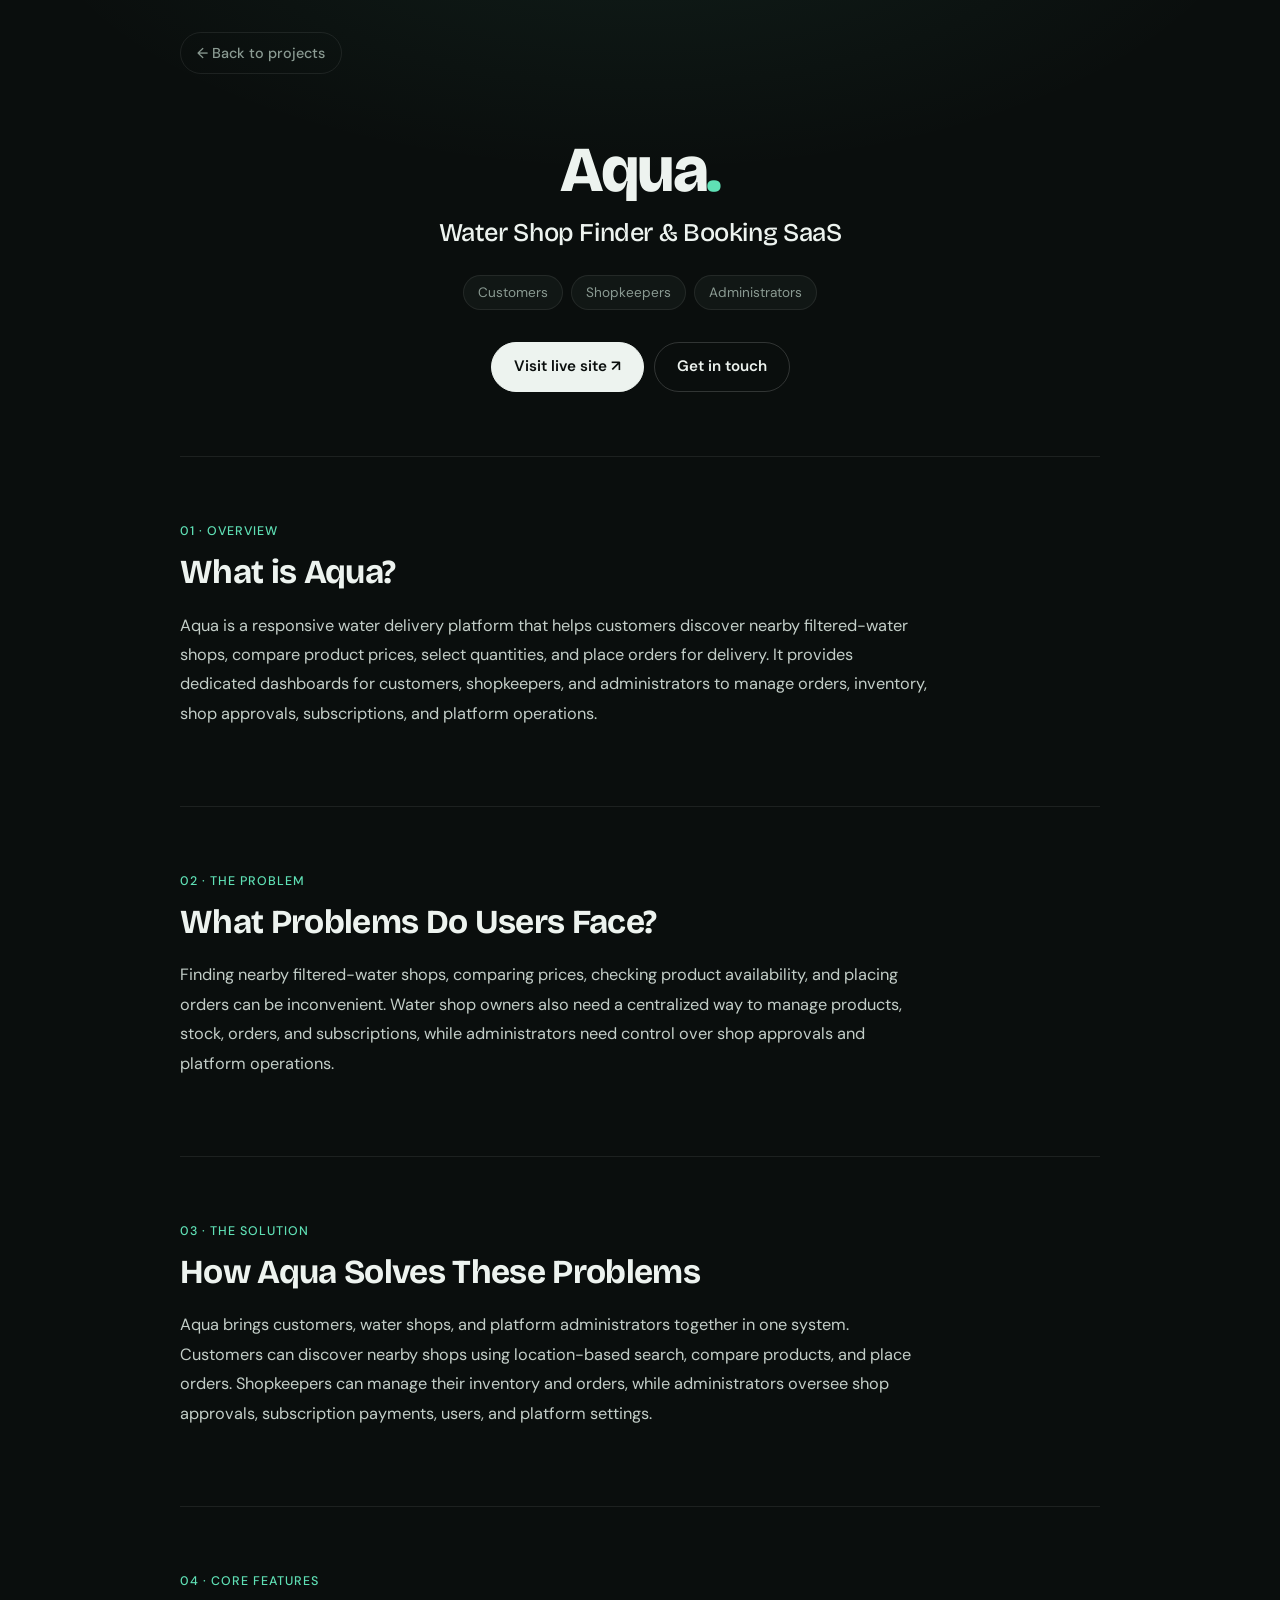
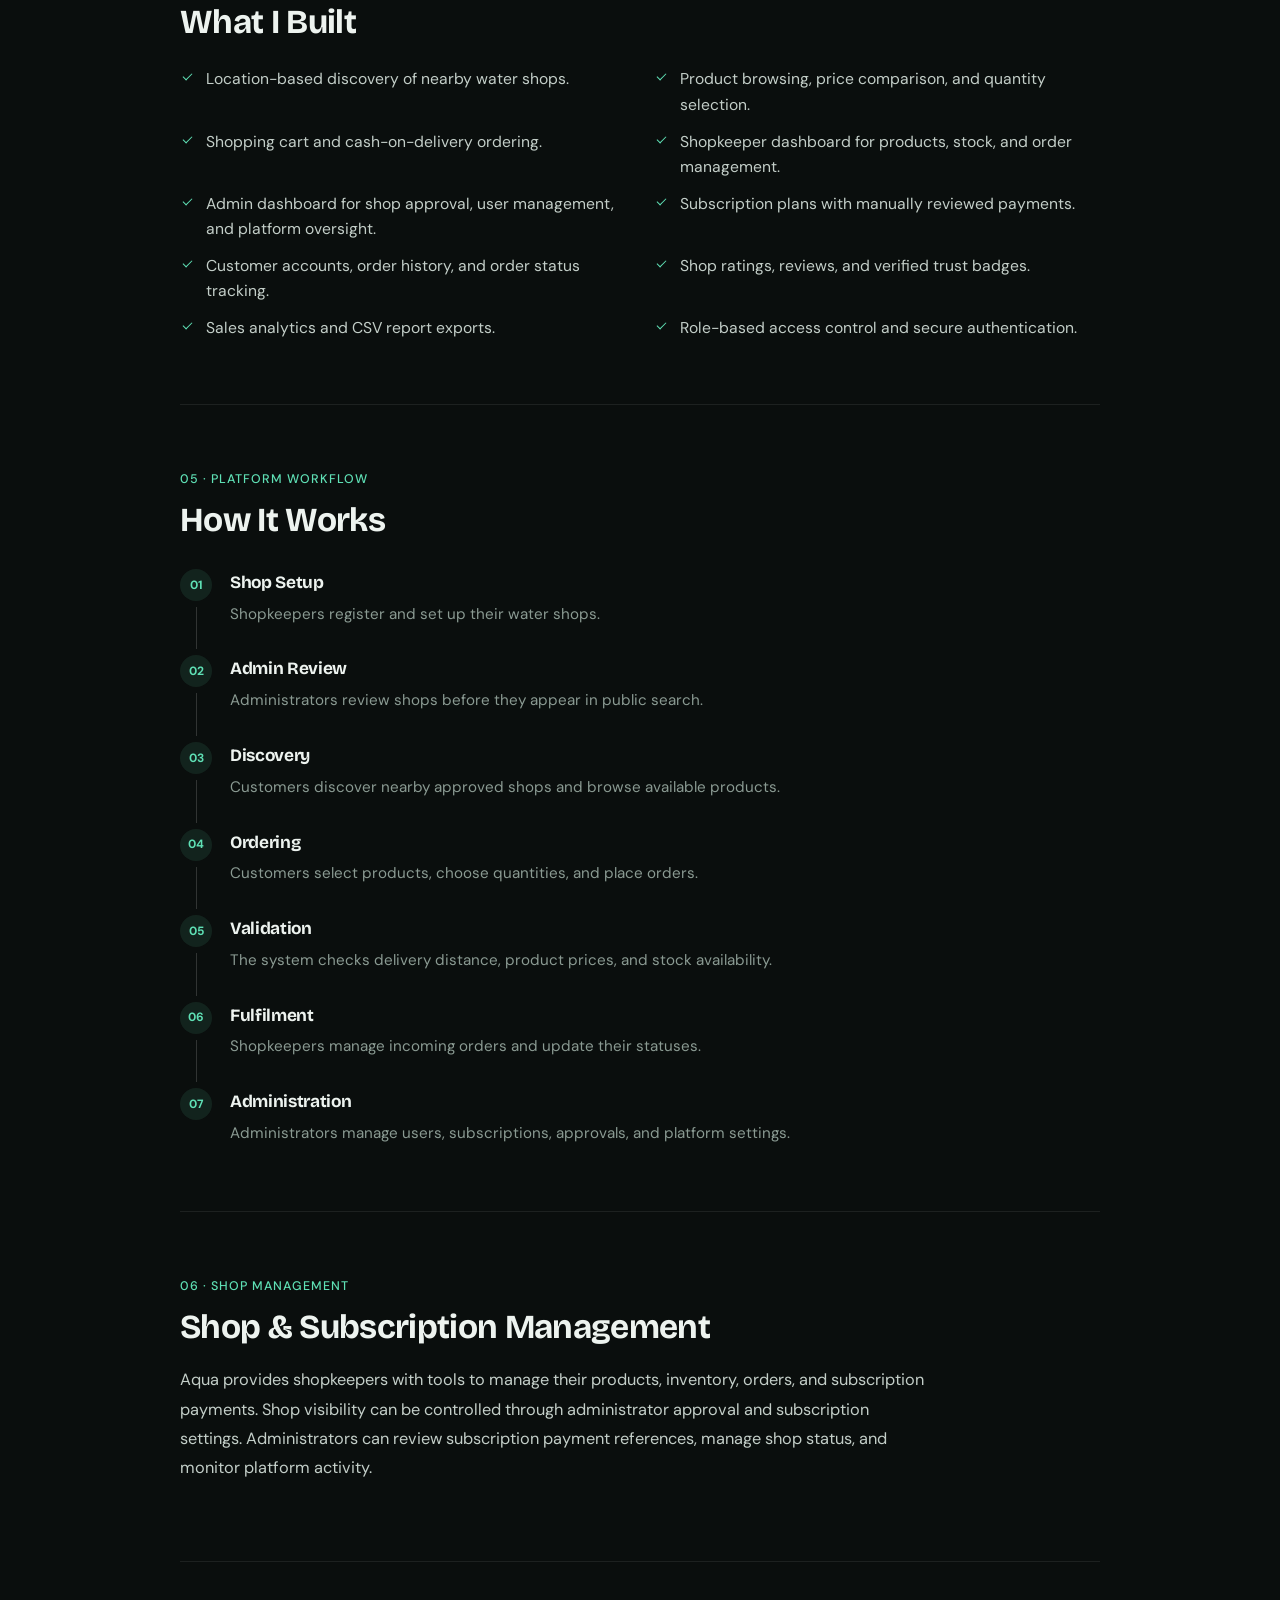
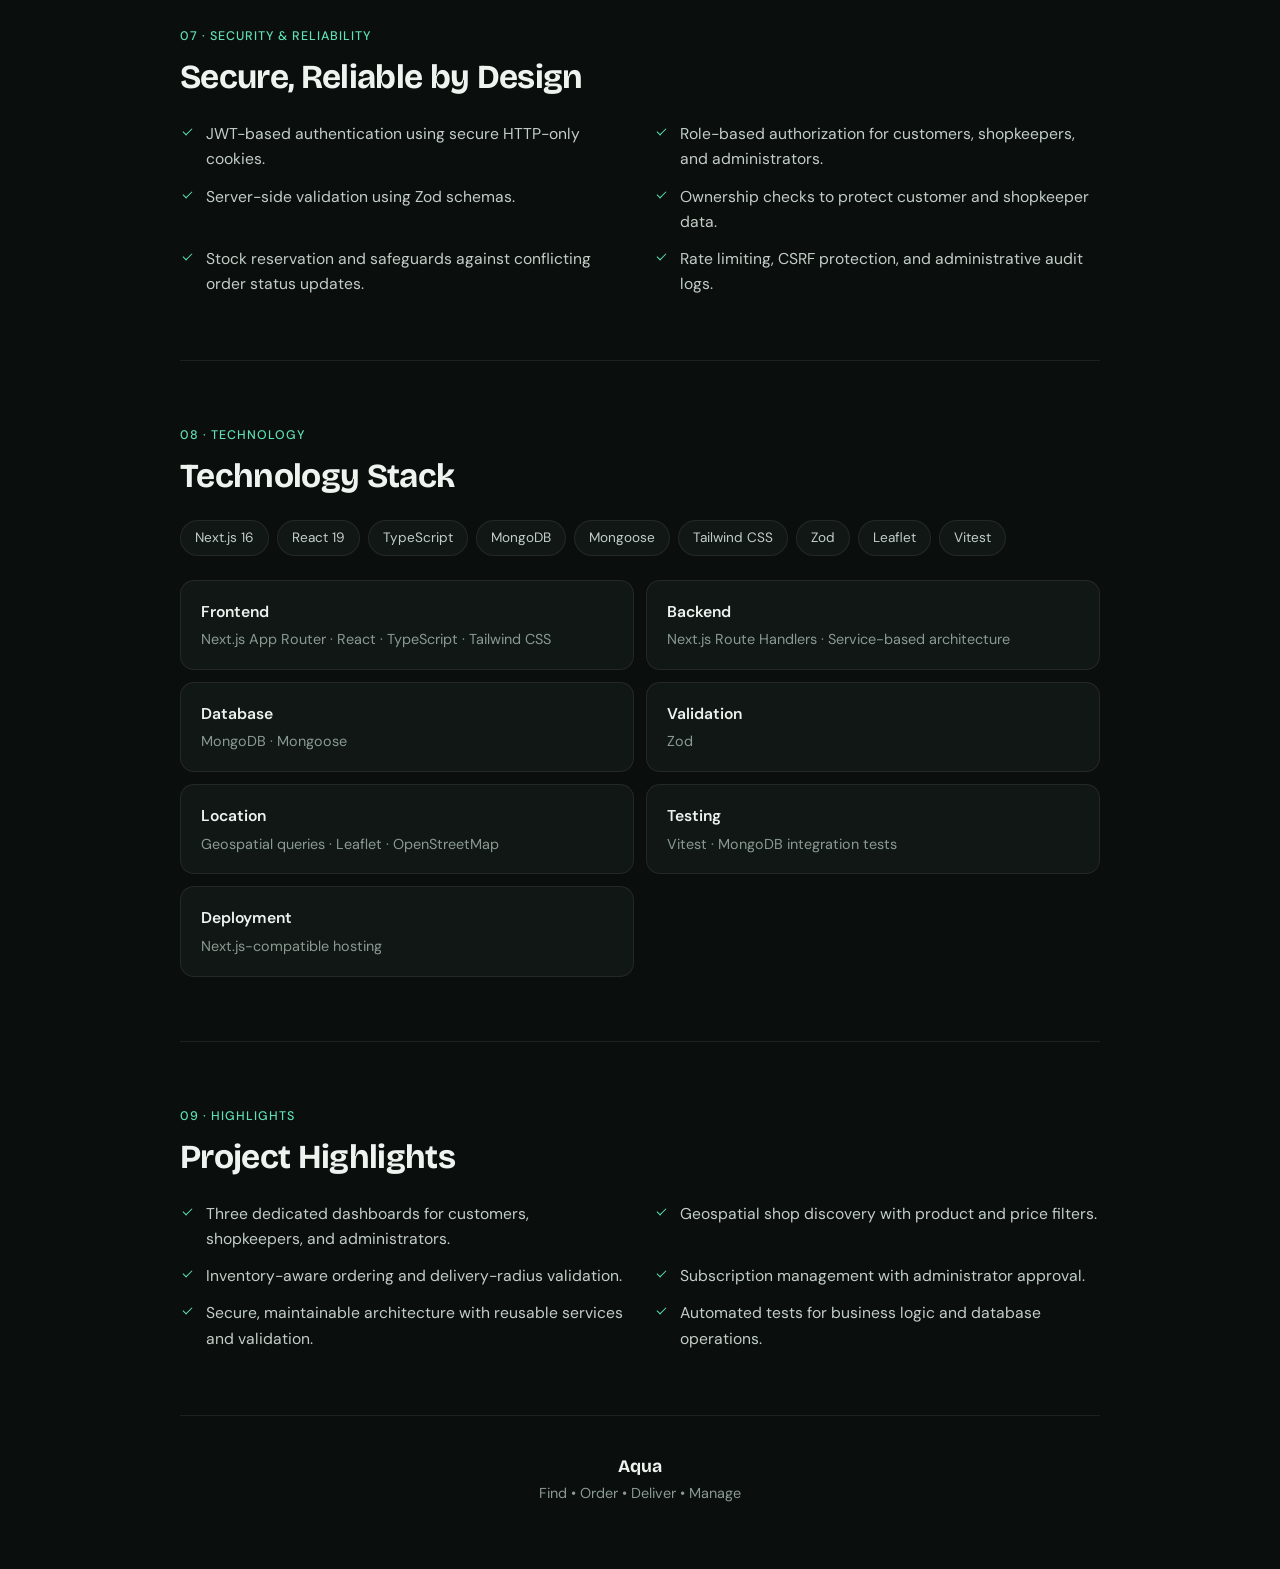
<file: aqua.html>
<!DOCTYPE html>
<html lang="en">
<head>
  <meta charset="UTF-8">
  <meta name="viewport" content="width=device-width, initial-scale=1.0">

  <title>Aqua — Project Case Study</title>

  <meta name="theme-color" content="#0a0e0d">
  <link rel="icon" href="/images/favicon.png" type="image/png">
  <link rel="preconnect" href="https://fonts.googleapis.com">
  <link rel="preconnect" href="https://fonts.gstatic.com" crossorigin>
  <link href="https://fonts.googleapis.com/css2?family=Bricolage+Grotesque:opsz,wght@12..96,500;12..96,700;12..96,800&family=DM+Sans:opsz,wght@9..40,400;9..40,500;9..40,600;9..40,700&display=swap" rel="stylesheet">
  <link rel="stylesheet" href="/detail.css">
</head>

<body>

  <div class="container">

    <a href="index.html#projects" class="back-btn">← Back to projects</a>

    <main class="project-card">

      <!-- HEADER -->

      <header class="header">

        <h1 class="text-logo">Aqua<em>.</em></h1>

        <p>
          Water Shop Finder &amp; Booking SaaS
        </p>

        <div class="header-tags">
          <span>Customers</span>
          <span>Shopkeepers</span>
          <span>Administrators</span>
        </div>

        <div class="header-actions">
          <a class="btn primary" href="https://aqua-hydration.vercel.app/index" target="_blank" rel="noopener">Visit live site ↗</a>
          <a class="btn" href="index.html#contact">Get in touch</a>
        </div>

      </header>


      <!-- OVERVIEW -->

      <section id="overview">

        <div class="section-label">01 · Overview</div>

        <h2>What is Aqua?</h2>

        <p>
          Aqua is a responsive water delivery platform that helps customers discover
          nearby filtered-water shops, compare product prices, select quantities,
          and place orders for delivery. It provides dedicated dashboards for
          customers, shopkeepers, and administrators to manage orders, inventory,
          shop approvals, subscriptions, and platform operations.
        </p>

      </section>


      <!-- PROBLEM -->

      <section id="problems">

        <div class="section-label">02 · The Problem</div>

        <h2>What Problems Do Users Face?</h2>

        <p>
          Finding nearby filtered-water shops, comparing prices, checking product
          availability, and placing orders can be inconvenient. Water shop owners
          also need a centralized way to manage products, stock, orders, and
          subscriptions, while administrators need control over shop approvals
          and platform operations.
        </p>

      </section>


      <!-- SOLUTION -->

      <section id="solutions">

        <div class="section-label">03 · The Solution</div>

        <h2>How Aqua Solves These Problems</h2>

        <p>
          Aqua brings customers, water shops, and platform administrators together
          in one system. Customers can discover nearby shops using location-based
          search, compare products, and place orders. Shopkeepers can manage their
          inventory and orders, while administrators oversee shop approvals,
          subscription payments, users, and platform settings.
        </p>

      </section>


      <!-- CORE FEATURES -->

      <section id="features">

        <div class="section-label">04 · Core Features</div>

        <h2>What I Built</h2>

        <ul class="checklist">
          <li>Location-based discovery of nearby water shops.</li>
          <li>Product browsing, price comparison, and quantity selection.</li>
          <li>Shopping cart and cash-on-delivery ordering.</li>
          <li>Shopkeeper dashboard for products, stock, and order management.</li>
          <li>Admin dashboard for shop approval, user management, and platform oversight.</li>
          <li>Subscription plans with manually reviewed payments.</li>
          <li>Customer accounts, order history, and order status tracking.</li>
          <li>Shop ratings, reviews, and verified trust badges.</li>
          <li>Sales analytics and CSV report exports.</li>
          <li>Role-based access control and secure authentication.</li>
        </ul>

      </section>


      <!-- WORKFLOW -->

      <section id="workflow">

        <div class="section-label">05 · Platform Workflow</div>

        <h2>How It Works</h2>

        <div class="workflow">

          <div class="workflow-item">
            <div class="number">01</div>
            <div>
              <h3>Shop Setup</h3>
              <p>Shopkeepers register and set up their water shops.</p>
            </div>
          </div>

          <div class="workflow-item">
            <div class="number">02</div>
            <div>
              <h3>Admin Review</h3>
              <p>Administrators review shops before they appear in public search.</p>
            </div>
          </div>

          <div class="workflow-item">
            <div class="number">03</div>
            <div>
              <h3>Discovery</h3>
              <p>Customers discover nearby approved shops and browse available products.</p>
            </div>
          </div>

          <div class="workflow-item">
            <div class="number">04</div>
            <div>
              <h3>Ordering</h3>
              <p>Customers select products, choose quantities, and place orders.</p>
            </div>
          </div>

          <div class="workflow-item">
            <div class="number">05</div>
            <div>
              <h3>Validation</h3>
              <p>The system checks delivery distance, product prices, and stock availability.</p>
            </div>
          </div>

          <div class="workflow-item">
            <div class="number">06</div>
            <div>
              <h3>Fulfilment</h3>
              <p>Shopkeepers manage incoming orders and update their statuses.</p>
            </div>
          </div>

          <div class="workflow-item">
            <div class="number">07</div>
            <div>
              <h3>Administration</h3>
              <p>Administrators manage users, subscriptions, approvals, and platform settings.</p>
            </div>
          </div>

        </div>

      </section>


      <!-- SHOP MANAGEMENT -->

      <section id="business-management">

        <div class="section-label">06 · Shop Management</div>

        <h2>Shop &amp; Subscription Management</h2>

        <p>
          Aqua provides shopkeepers with tools to manage their products, inventory,
          orders, and subscription payments. Shop visibility can be controlled
          through administrator approval and subscription settings. Administrators
          can review subscription payment references, manage shop status, and
          monitor platform activity.
        </p>

      </section>


      <!-- SECURITY -->

      <section id="security">

        <div class="section-label">07 · Security &amp; Reliability</div>

        <h2>Secure, Reliable by Design</h2>

        <ul class="checklist">
          <li>JWT-based authentication using secure HTTP-only cookies.</li>
          <li>Role-based authorization for customers, shopkeepers, and administrators.</li>
          <li>Server-side validation using Zod schemas.</li>
          <li>Ownership checks to protect customer and shopkeeper data.</li>
          <li>Stock reservation and safeguards against conflicting order status updates.</li>
          <li>Rate limiting, CSRF protection, and administrative audit logs.</li>
        </ul>

      </section>


      <!-- TECHNOLOGY -->

      <section id="technology">

        <div class="section-label">08 · Technology</div>

        <h2>Technology Stack</h2>

        <div class="tech-stack">
          <span class="tech">Next.js 16</span>
          <span class="tech">React 19</span>
          <span class="tech">TypeScript</span>
          <span class="tech">MongoDB</span>
          <span class="tech">Mongoose</span>
          <span class="tech">Tailwind CSS</span>
          <span class="tech">Zod</span>
          <span class="tech">Leaflet</span>
          <span class="tech">Vitest</span>
        </div>

        <div class="experience-grid">

          <div>
            <strong>Frontend</strong>
            <span>Next.js App Router · React · TypeScript · Tailwind CSS</span>
          </div>

          <div>
            <strong>Backend</strong>
            <span>Next.js Route Handlers · Service-based architecture</span>
          </div>

          <div>
            <strong>Database</strong>
            <span>MongoDB · Mongoose</span>
          </div>

          <div>
            <strong>Validation</strong>
            <span>Zod</span>
          </div>

          <div>
            <strong>Location</strong>
            <span>Geospatial queries · Leaflet · OpenStreetMap</span>
          </div>

          <div>
            <strong>Testing</strong>
            <span>Vitest · MongoDB integration tests</span>
          </div>

          <div>
            <strong>Deployment</strong>
            <span>Next.js-compatible hosting</span>
          </div>

        </div>

      </section>


      <!-- HIGHLIGHTS -->

      <section id="highlights">

        <div class="section-label">09 · Highlights</div>

        <h2>Project Highlights</h2>

        <ul class="checklist">
          <li>Three dedicated dashboards for customers, shopkeepers, and administrators.</li>
          <li>Geospatial shop discovery with product and price filters.</li>
          <li>Inventory-aware ordering and delivery-radius validation.</li>
          <li>Subscription management with administrator approval.</li>
          <li>Secure, maintainable architecture with reusable services and validation.</li>
          <li>Automated tests for business logic and database operations.</li>
        </ul>

      </section>


      <!-- FOOTER -->

      <footer class="footer">

        <strong>Aqua</strong>

        <span>
          Find • Order • Deliver • Manage
        </span>

      </footer>

    </main>

  </div>

</body>
</html>
</file>
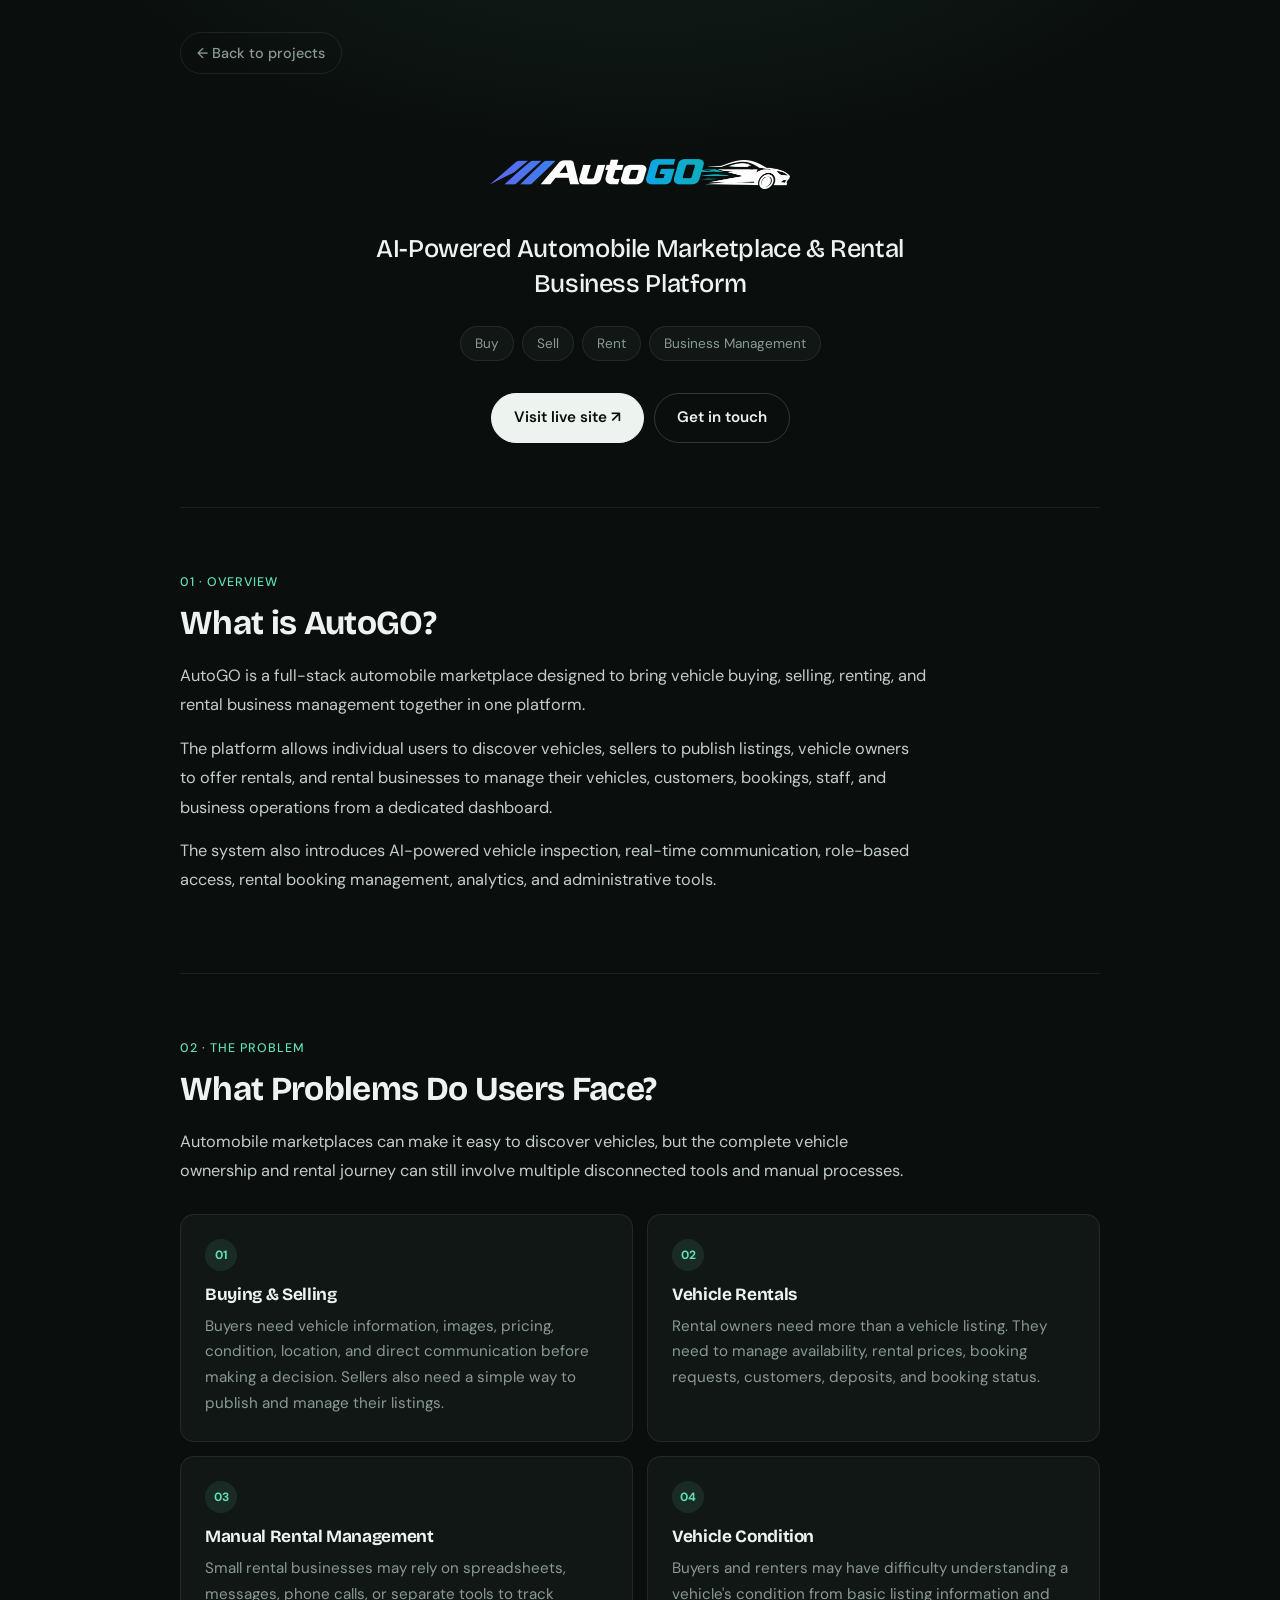
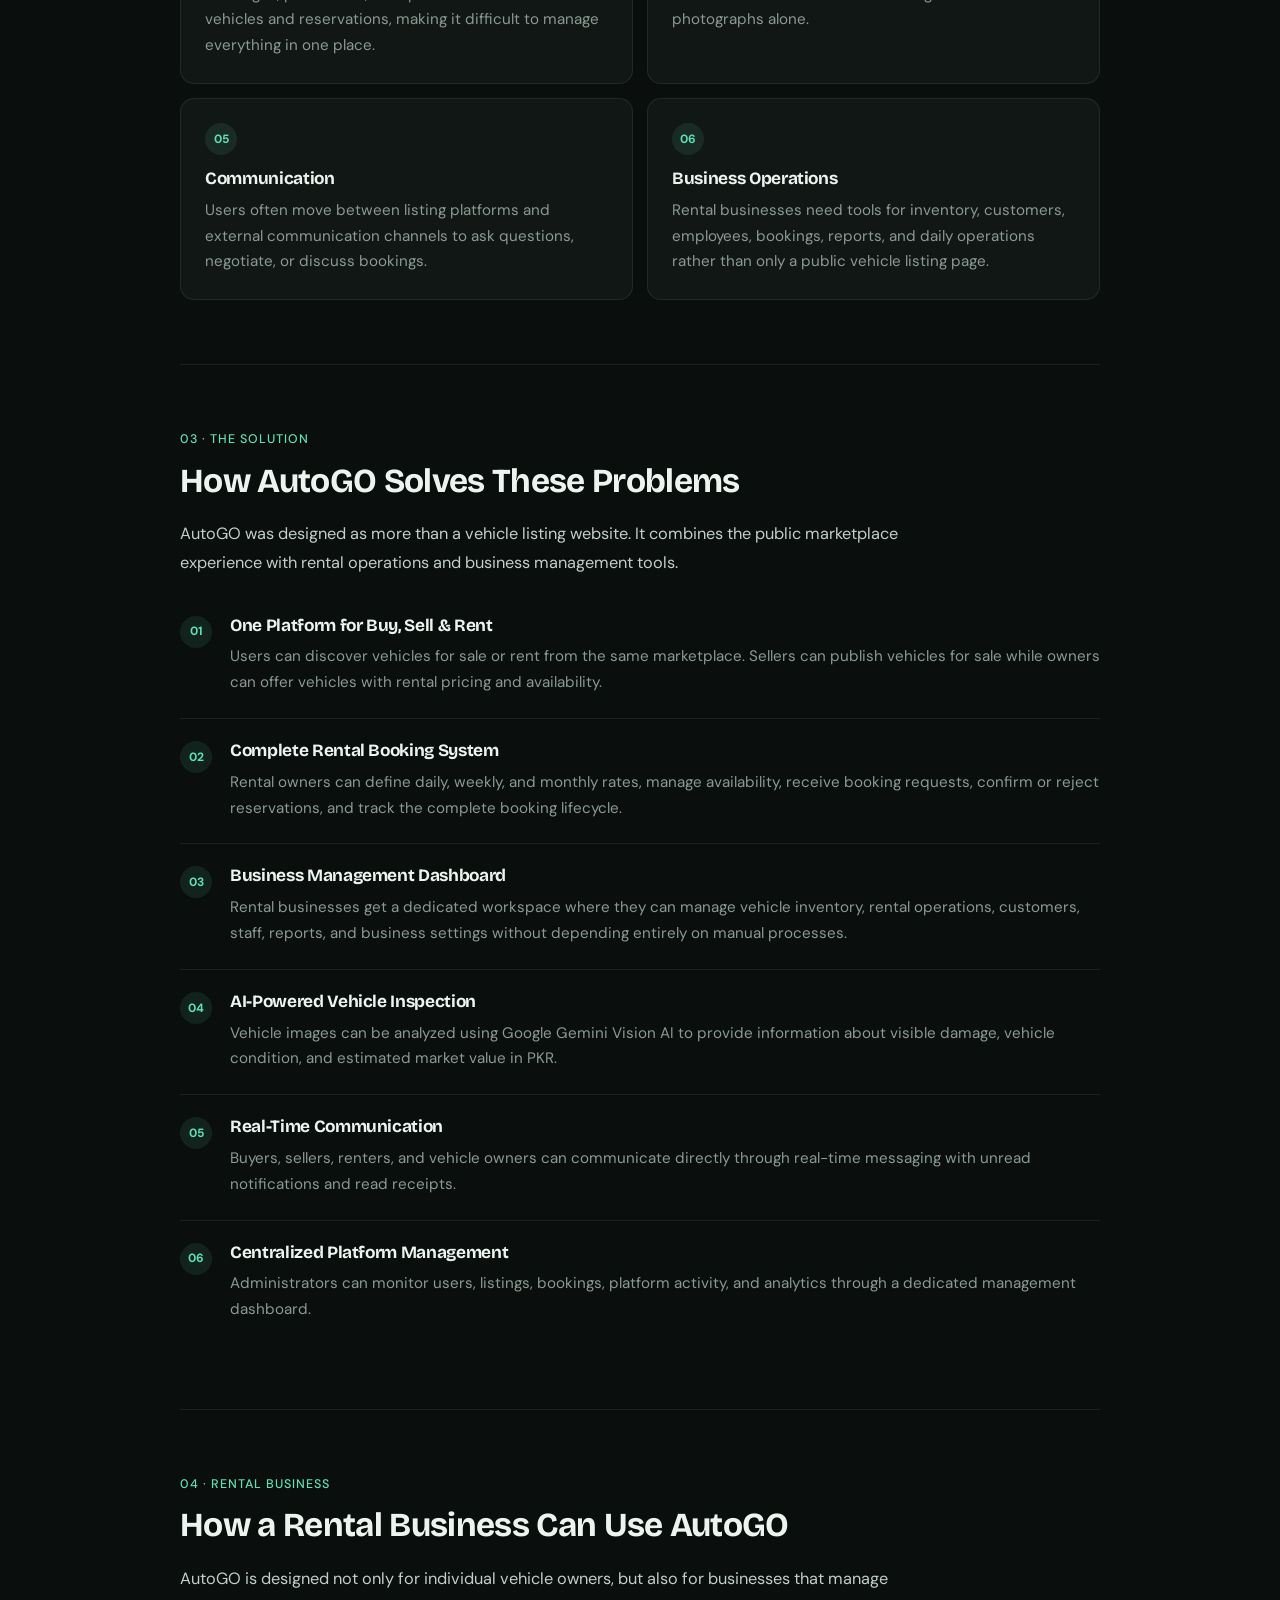
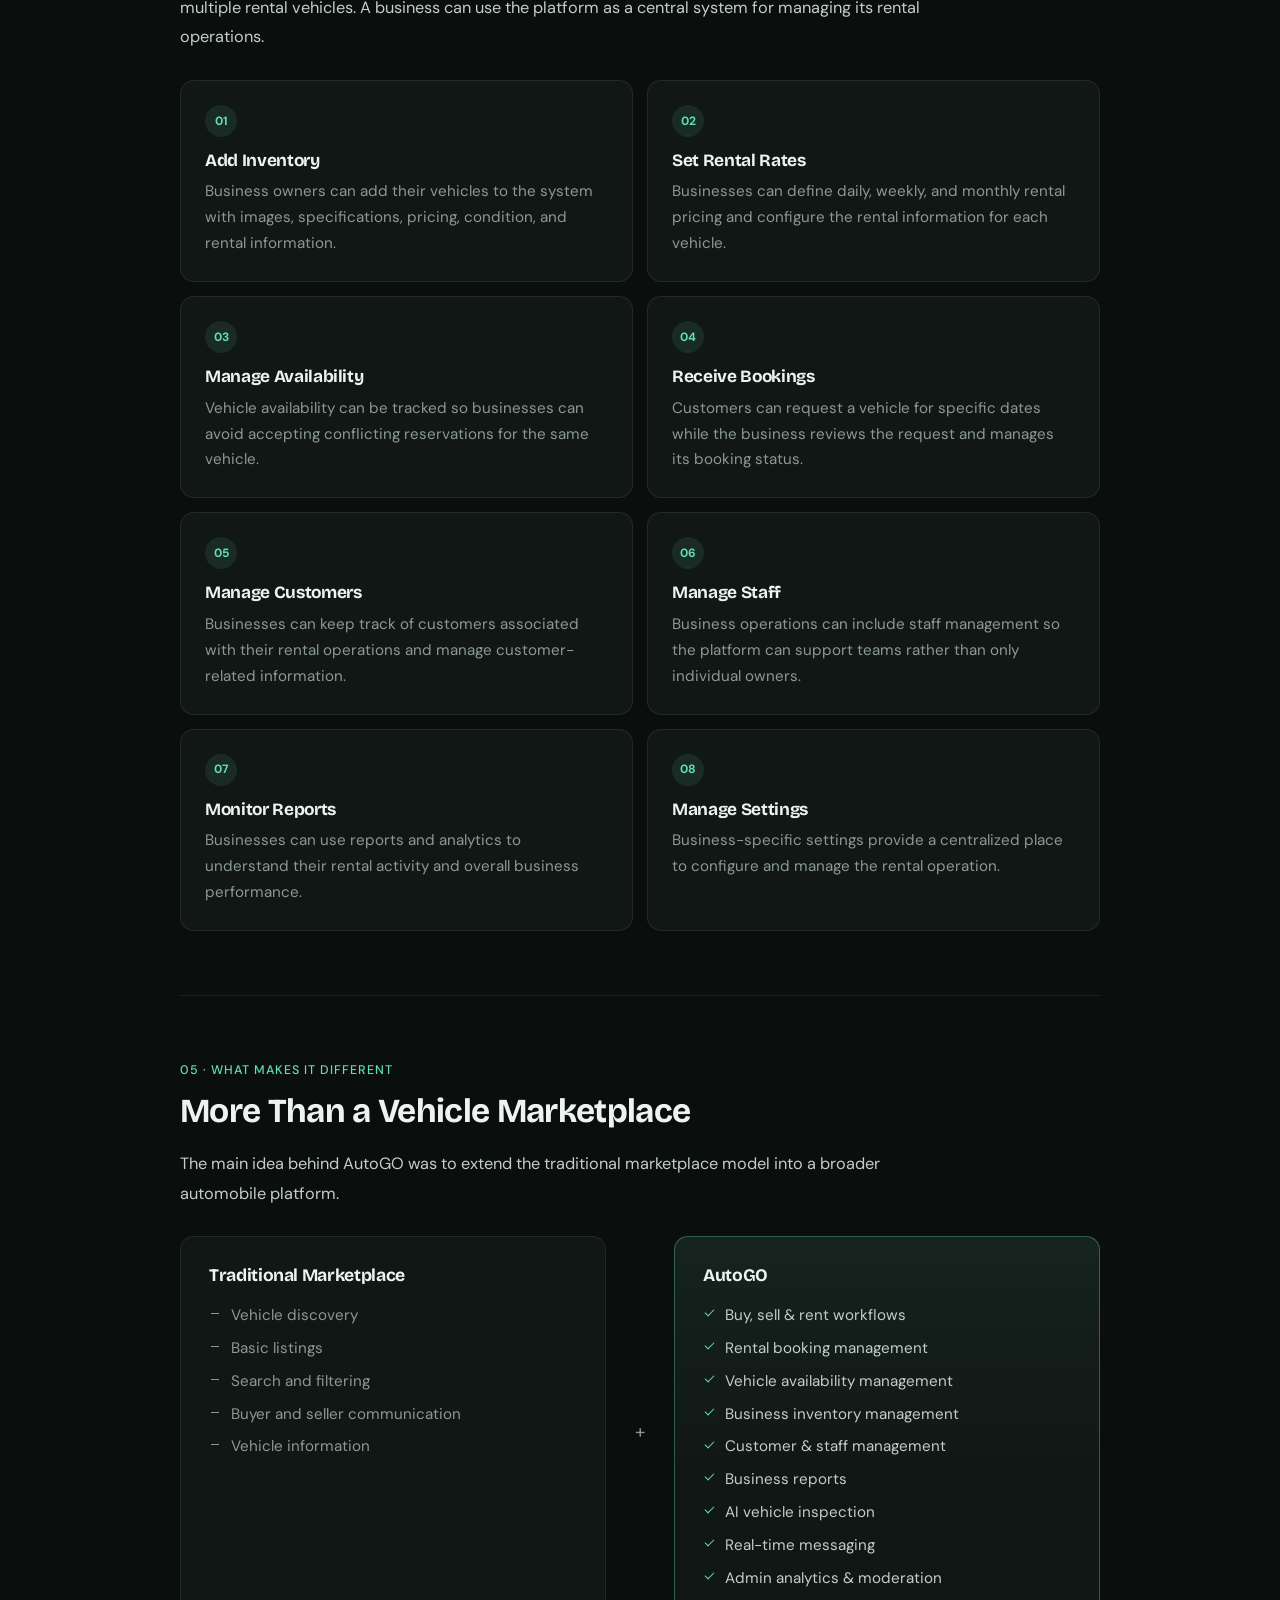
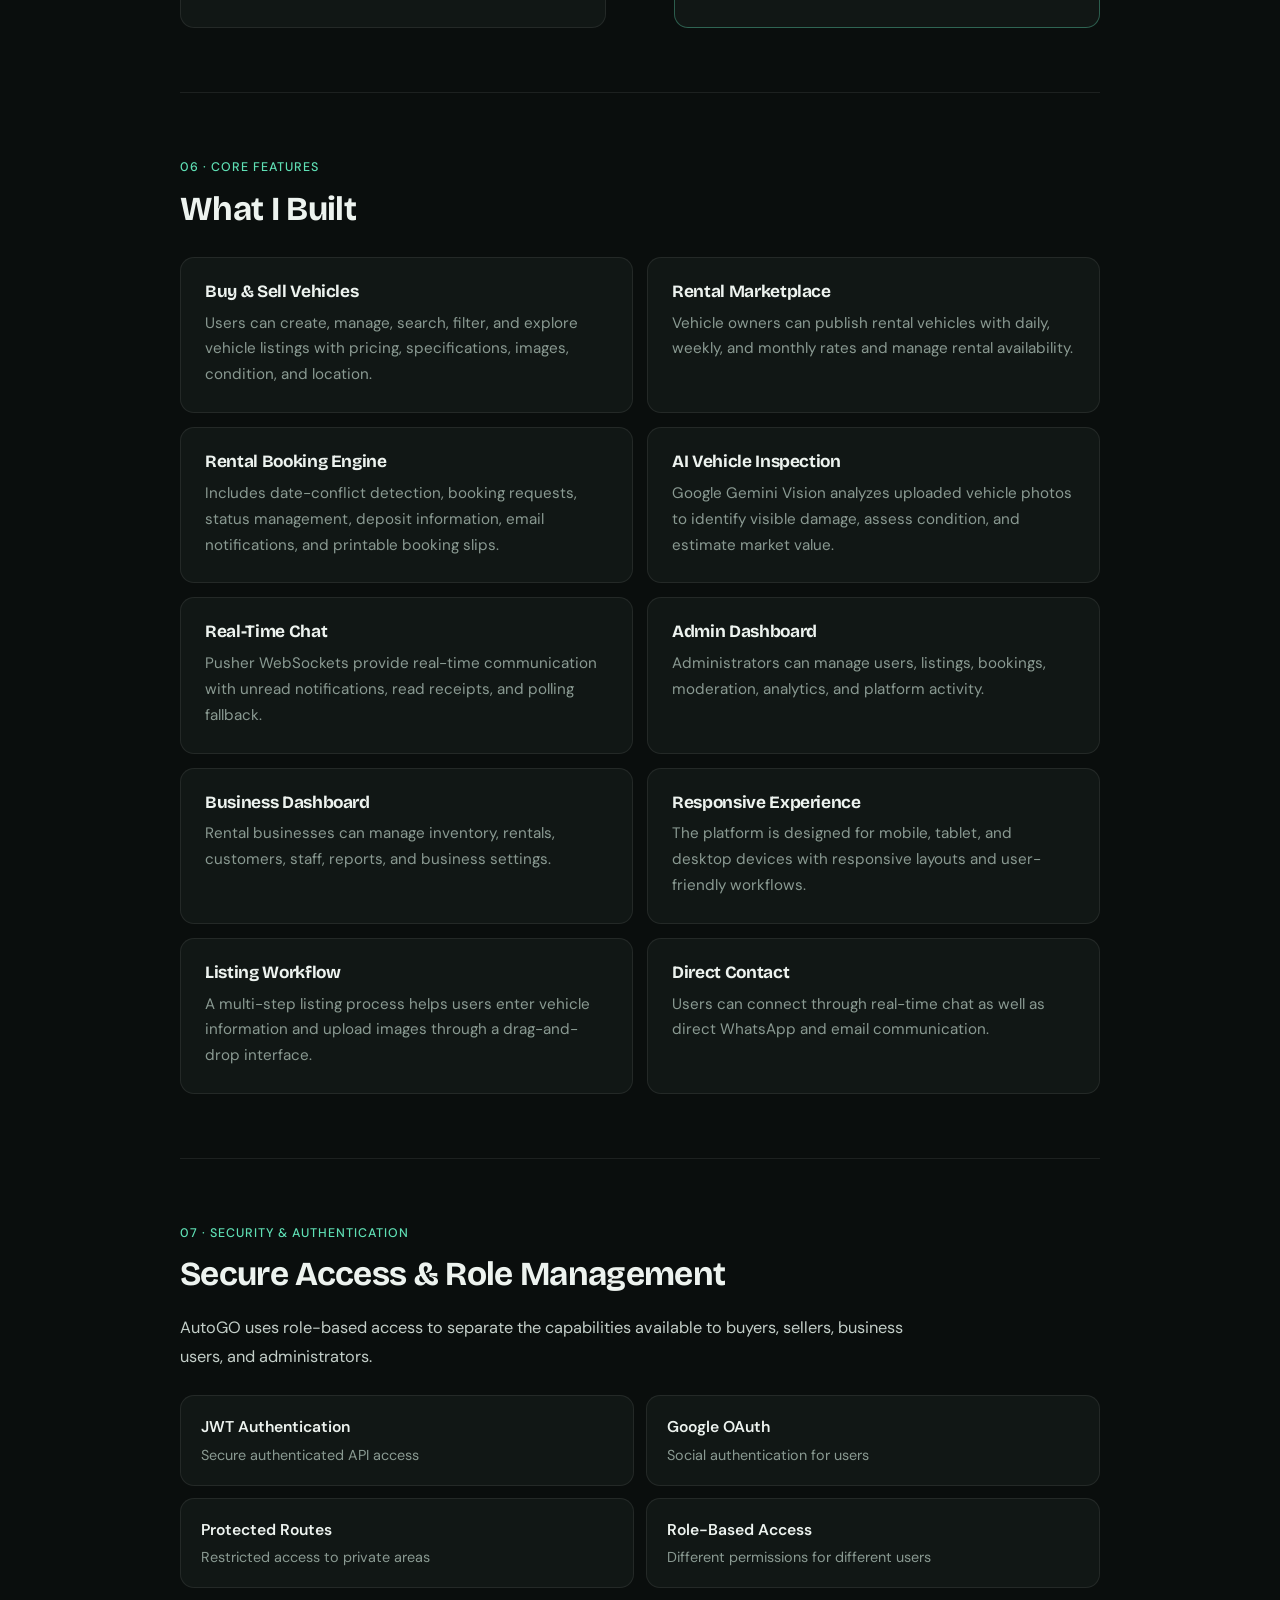
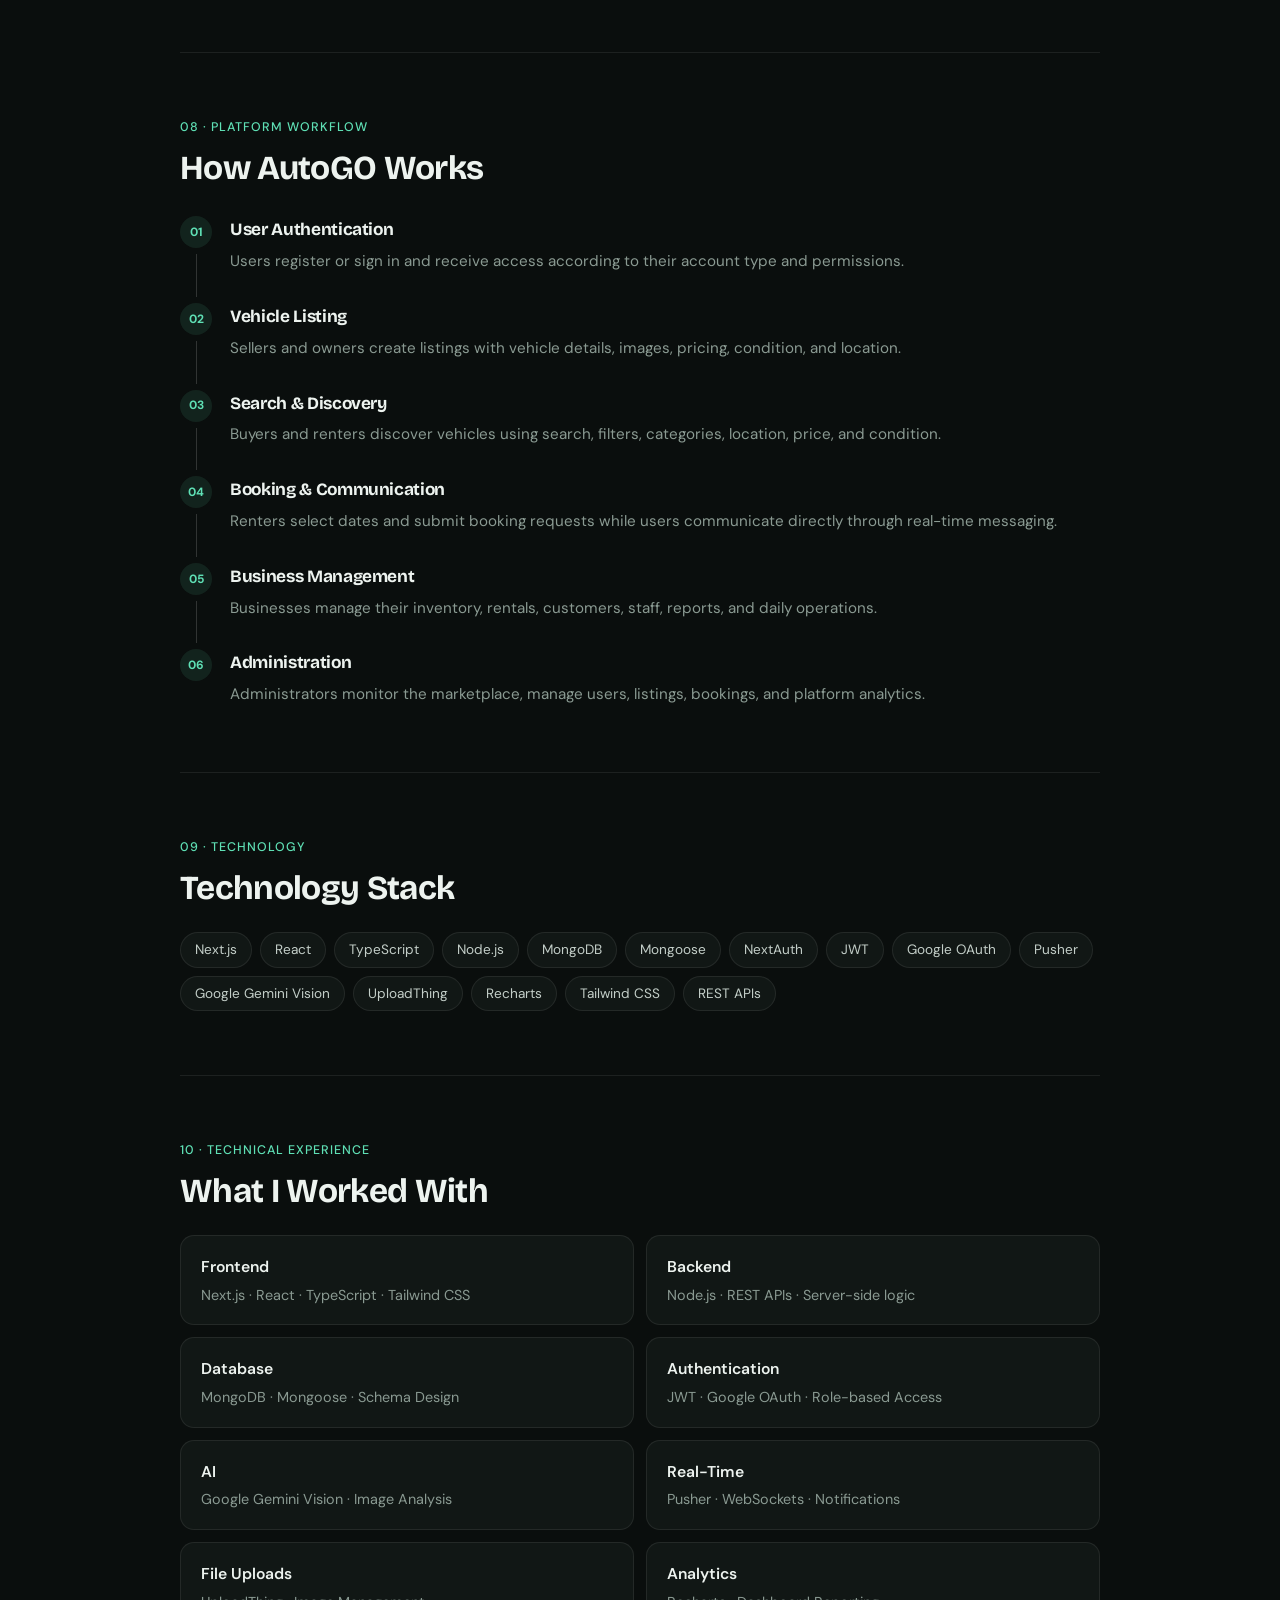
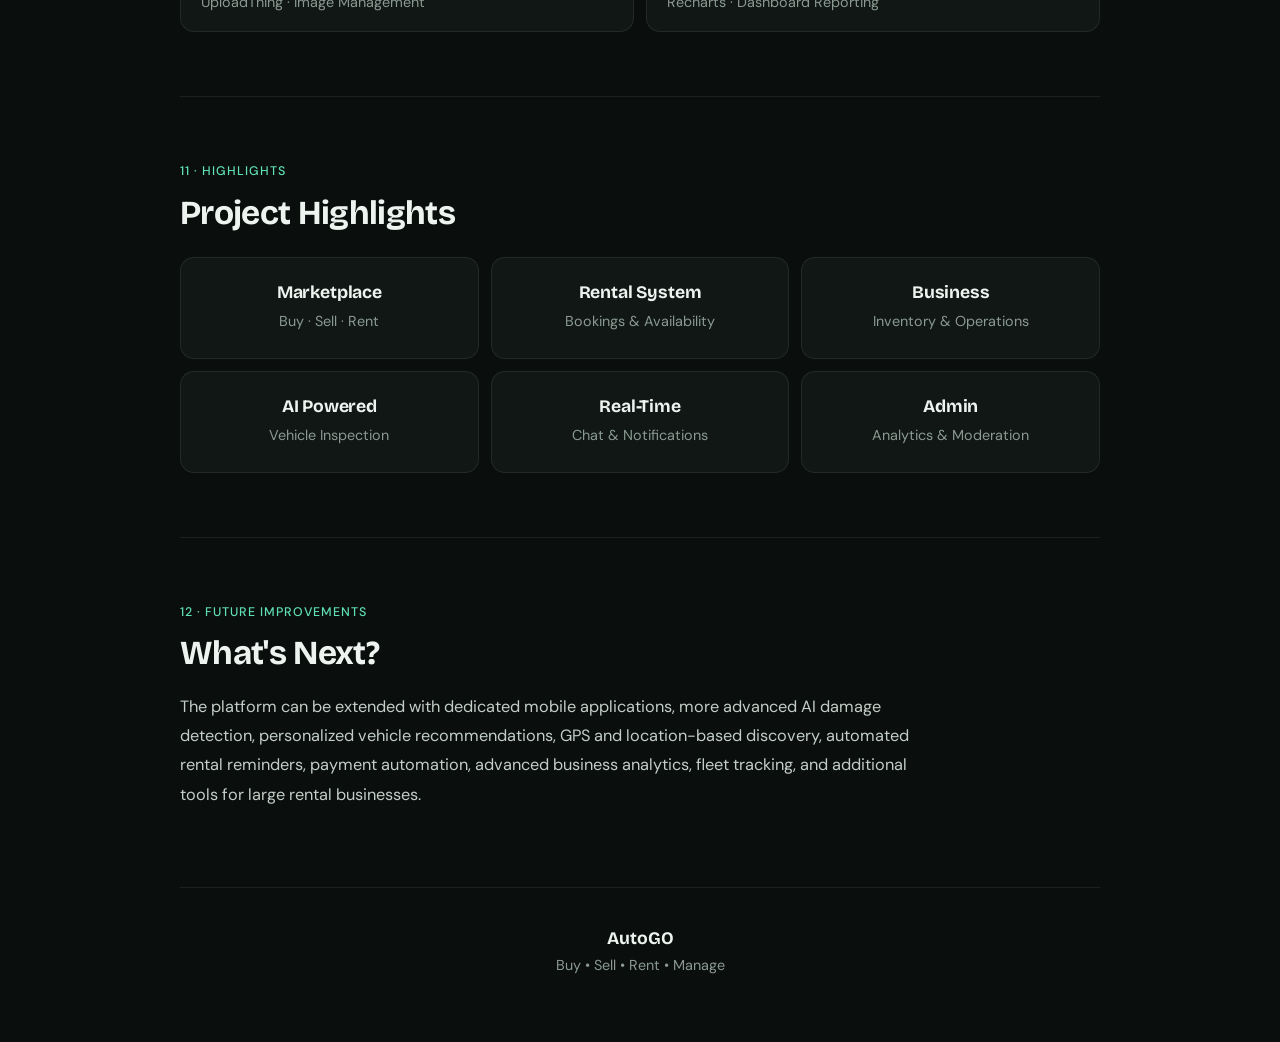
<file: detail.html>
<!DOCTYPE html>
<html lang="en">
<head>
  <meta charset="UTF-8">
  <meta name="viewport" content="width=device-width, initial-scale=1.0">

  <title>AutoGO — Project Case Study</title>

  <meta name="theme-color" content="#0a0e0d">
  <link rel="icon" href="/images/favicon.png" type="image/png">
  <link rel="preconnect" href="https://fonts.googleapis.com">
  <link rel="preconnect" href="https://fonts.gstatic.com" crossorigin>
  <link href="https://fonts.googleapis.com/css2?family=Bricolage+Grotesque:opsz,wght@12..96,500;12..96,700&family=DM+Sans:opsz,wght@9..40,400;9..40,500;9..40,600;9..40,700&display=swap" rel="stylesheet">
  <link rel="stylesheet" href="/detail.css">
</head>

<body>

  <div class="container">

    <a href="index.html#projects" class="back-btn">← Back to projects</a>

    <main class="project-card">

      <!-- HEADER -->

      <header class="header">

        <h1 class="automarket-logo">AutoGO</h1>

        <p>
          AI-Powered Automobile Marketplace & Rental Business Platform
        </p>

        <div class="header-tags">
          <span>Buy</span>
          <span>Sell</span>
          <span>Rent</span>
          <span>Business Management</span>
        </div>

        <div class="header-actions">
          <a class="btn primary" href="https://autogo-pak.vercel.app/" target="_blank" rel="noopener">Visit live site ↗</a>
          <a class="btn" href="index.html#contact">Get in touch</a>
        </div>

      </header>


      <!-- OVERVIEW -->

      <section>

        <div class="section-label">01 · Overview</div>

        <h2>What is AutoGO?</h2>

        <p>
          AutoGO is a full-stack automobile marketplace designed to bring
          vehicle buying, selling, renting, and rental business management
          together in one platform.
        </p>

        <p>
          The platform allows individual users to discover vehicles,
          sellers to publish listings, vehicle owners to offer rentals,
          and rental businesses to manage their vehicles, customers,
          bookings, staff, and business operations from a dedicated
          dashboard.
        </p>

        <p>
          The system also introduces AI-powered vehicle inspection,
          real-time communication, role-based access, rental booking
          management, analytics, and administrative tools.
        </p>

      </section>


      <!-- PROBLEM -->

      <section>

        <div class="section-label">02 · The Problem</div>

        <h2>What Problems Do Users Face?</h2>

        <p>
          Automobile marketplaces can make it easy to discover vehicles,
          but the complete vehicle ownership and rental journey can still
          involve multiple disconnected tools and manual processes.
        </p>

        <div class="problem-grid">

          <div class="problem-card">

            <span class="problem-number">01</span>

            <h3>Buying & Selling</h3>

            <p>
              Buyers need vehicle information, images, pricing, condition,
              location, and direct communication before making a decision.
              Sellers also need a simple way to publish and manage their
              listings.
            </p>

          </div>


          <div class="problem-card">

            <span class="problem-number">02</span>

            <h3>Vehicle Rentals</h3>

            <p>
              Rental owners need more than a vehicle listing. They need to
              manage availability, rental prices, booking requests,
              customers, deposits, and booking status.
            </p>

          </div>


          <div class="problem-card">

            <span class="problem-number">03</span>

            <h3>Manual Rental Management</h3>

            <p>
              Small rental businesses may rely on spreadsheets, messages,
              phone calls, or separate tools to track vehicles and
              reservations, making it difficult to manage everything in
              one place.
            </p>

          </div>


          <div class="problem-card">

            <span class="problem-number">04</span>

            <h3>Vehicle Condition</h3>

            <p>
              Buyers and renters may have difficulty understanding a
              vehicle's condition from basic listing information and
              photographs alone.
            </p>

          </div>


          <div class="problem-card">

            <span class="problem-number">05</span>

            <h3>Communication</h3>

            <p>
              Users often move between listing platforms and external
              communication channels to ask questions, negotiate, or
              discuss bookings.
            </p>

          </div>


          <div class="problem-card">

            <span class="problem-number">06</span>

            <h3>Business Operations</h3>

            <p>
              Rental businesses need tools for inventory, customers,
              employees, bookings, reports, and daily operations rather
              than only a public vehicle listing page.
            </p>

          </div>

        </div>

      </section>


      <!-- SOLUTION -->

      <section>

        <div class="section-label">03 · The Solution</div>

        <h2>How AutoGO Solves These Problems</h2>

        <p>
          AutoGO was designed as more than a vehicle listing website.
          It combines the public marketplace experience with rental
          operations and business management tools.
        </p>

        <div class="solution-list">

          <div class="solution-item">

            <div class="solution-icon">01</div>

            <div>

              <h3>One Platform for Buy, Sell & Rent</h3>

              <p>
                Users can discover vehicles for sale or rent from the same
                marketplace. Sellers can publish vehicles for sale while
                owners can offer vehicles with rental pricing and
                availability.
              </p>

            </div>

          </div>


          <div class="solution-item">

            <div class="solution-icon">02</div>

            <div>

              <h3>Complete Rental Booking System</h3>

              <p>
                Rental owners can define daily, weekly, and monthly rates,
                manage availability, receive booking requests, confirm or
                reject reservations, and track the complete booking
                lifecycle.
              </p>

            </div>

          </div>


          <div class="solution-item">

            <div class="solution-icon">03</div>

            <div>

              <h3>Business Management Dashboard</h3>

              <p>
                Rental businesses get a dedicated workspace where they can
                manage vehicle inventory, rental operations, customers,
                staff, reports, and business settings without depending
                entirely on manual processes.
              </p>

            </div>

          </div>


          <div class="solution-item">

            <div class="solution-icon">04</div>

            <div>

              <h3>AI-Powered Vehicle Inspection</h3>

              <p>
                Vehicle images can be analyzed using Google Gemini Vision AI
                to provide information about visible damage, vehicle
                condition, and estimated market value in PKR.
              </p>

            </div>

          </div>


          <div class="solution-item">

            <div class="solution-icon">05</div>

            <div>

              <h3>Real-Time Communication</h3>

              <p>
                Buyers, sellers, renters, and vehicle owners can communicate
                directly through real-time messaging with unread notifications
                and read receipts.
              </p>

            </div>

          </div>


          <div class="solution-item">

            <div class="solution-icon">06</div>

            <div>

              <h3>Centralized Platform Management</h3>

              <p>
                Administrators can monitor users, listings, bookings,
                platform activity, and analytics through a dedicated
                management dashboard.
              </p>

            </div>

          </div>

        </div>

      </section>


      <!-- RENTAL BUSINESS -->

      <section>

        <div class="section-label">04 · Rental Business</div>

        <h2>How a Rental Business Can Use AutoGO</h2>

        <p>
          AutoGO is designed not only for individual vehicle owners,
          but also for businesses that manage multiple rental vehicles.
          A business can use the platform as a central system for managing
          its rental operations.
        </p>


        <div class="business-flow">

          <div class="business-step">

            <div class="business-number">01</div>

            <h3>Add Inventory</h3>

            <p>
              Business owners can add their vehicles to the system with
              images, specifications, pricing, condition, and rental
              information.
            </p>

          </div>


          <div class="business-step">

            <div class="business-number">02</div>

            <h3>Set Rental Rates</h3>

            <p>
              Businesses can define daily, weekly, and monthly rental
              pricing and configure the rental information for each
              vehicle.
            </p>

          </div>


          <div class="business-step">

            <div class="business-number">03</div>

            <h3>Manage Availability</h3>

            <p>
              Vehicle availability can be tracked so businesses can avoid
              accepting conflicting reservations for the same vehicle.
            </p>

          </div>


          <div class="business-step">

            <div class="business-number">04</div>

            <h3>Receive Bookings</h3>

            <p>
              Customers can request a vehicle for specific dates while the
              business reviews the request and manages its booking status.
            </p>

          </div>


          <div class="business-step">

            <div class="business-number">05</div>

            <h3>Manage Customers</h3>

            <p>
              Businesses can keep track of customers associated with their
              rental operations and manage customer-related information.
            </p>

          </div>


          <div class="business-step">

            <div class="business-number">06</div>

            <h3>Manage Staff</h3>

            <p>
              Business operations can include staff management so the
              platform can support teams rather than only individual owners.
            </p>

          </div>


          <div class="business-step">

            <div class="business-number">07</div>

            <h3>Monitor Reports</h3>

            <p>
              Businesses can use reports and analytics to understand their
              rental activity and overall business performance.
            </p>

          </div>


          <div class="business-step">

            <div class="business-number">08</div>

            <h3>Manage Settings</h3>

            <p>
              Business-specific settings provide a centralized place to
              configure and manage the rental operation.
            </p>

          </div>

        </div>

      </section>


      <!-- DIFFERENTIATOR -->

      <section>

        <div class="section-label">05 · What Makes It Different</div>

        <h2>More Than a Vehicle Marketplace</h2>

        <p>
          The main idea behind AutoGO was to extend the traditional
          marketplace model into a broader automobile platform.
        </p>

        <div class="comparison">

          <div class="comparison-card">

            <h3>Traditional Marketplace</h3>

            <ul>
              <li>Vehicle discovery</li>
              <li>Basic listings</li>
              <li>Search and filtering</li>
              <li>Buyer and seller communication</li>
              <li>Vehicle information</li>
            </ul>

          </div>


          <div class="comparison-divider">
            +
          </div>


          <div class="comparison-card highlight-card">

            <h3>AutoGO</h3>

            <ul>
              <li>Buy, sell & rent workflows</li>
              <li>Rental booking management</li>
              <li>Vehicle availability management</li>
              <li>Business inventory management</li>
              <li>Customer & staff management</li>
              <li>Business reports</li>
              <li>AI vehicle inspection</li>
              <li>Real-time messaging</li>
              <li>Admin analytics & moderation</li>
            </ul>

          </div>

        </div>

      </section>


      <!-- CORE FEATURES -->

      <section>

        <div class="section-label">06 · Core Features</div>

        <h2>What I Built</h2>

        <div class="features">


          <div class="feature">

            <h3>Buy & Sell Vehicles</h3>

            <p>
              Users can create, manage, search, filter, and explore vehicle
              listings with pricing, specifications, images, condition,
              and location.
            </p>

          </div>


          <div class="feature">

            <h3>Rental Marketplace</h3>

            <p>
              Vehicle owners can publish rental vehicles with daily,
              weekly, and monthly rates and manage rental availability.
            </p>

          </div>


          <div class="feature">

            <h3>Rental Booking Engine</h3>

            <p>
              Includes date-conflict detection, booking requests,
              status management, deposit information, email notifications,
              and printable booking slips.
            </p>

          </div>


          <div class="feature">

            <h3>AI Vehicle Inspection</h3>

            <p>
              Google Gemini Vision analyzes uploaded vehicle photos to
              identify visible damage, assess condition, and estimate
              market value.
            </p>

          </div>


          <div class="feature">

            <h3>Real-Time Chat</h3>

            <p>
              Pusher WebSockets provide real-time communication with
              unread notifications, read receipts, and polling fallback.
            </p>

          </div>


          <div class="feature">

            <h3>Admin Dashboard</h3>

            <p>
              Administrators can manage users, listings, bookings,
              moderation, analytics, and platform activity.
            </p>

          </div>


          <div class="feature">

            <h3>Business Dashboard</h3>

            <p>
              Rental businesses can manage inventory, rentals, customers,
              staff, reports, and business settings.
            </p>

          </div>


          <div class="feature">

            <h3>Responsive Experience</h3>

            <p>
              The platform is designed for mobile, tablet, and desktop
              devices with responsive layouts and user-friendly workflows.
            </p>

          </div>


          <div class="feature">

            <h3>Listing Workflow</h3>

            <p>
              A multi-step listing process helps users enter vehicle
              information and upload images through a drag-and-drop interface.
            </p>

          </div>


          <div class="feature">

            <h3>Direct Contact</h3>

            <p>
              Users can connect through real-time chat as well as direct
              WhatsApp and email communication.
            </p>

          </div>

        </div>

      </section>


      <!-- AUTHENTICATION -->

      <section>

        <div class="section-label">07 · Security & Authentication</div>

        <h2>Secure Access & Role Management</h2>

        <p>
          AutoGO uses role-based access to separate the capabilities
          available to buyers, sellers, business users, and administrators.
        </p>

        <div class="security-grid">

          <div>
            <strong>JWT Authentication</strong>
            <span>Secure authenticated API access</span>
          </div>

          <div>
            <strong>Google OAuth</strong>
            <span>Social authentication for users</span>
          </div>

          <div>
            <strong>Protected Routes</strong>
            <span>Restricted access to private areas</span>
          </div>

          <div>
            <strong>Role-Based Access</strong>
            <span>Different permissions for different users</span>
          </div>

        </div>

      </section>


      <!-- WORKFLOW -->

      <section>

        <div class="section-label">08 · Platform Workflow</div>

        <h2>How AutoGO Works</h2>

        <div class="workflow">

          <div class="workflow-item">

            <div class="number">01</div>

            <div>
              <h3>User Authentication</h3>

              <p>
                Users register or sign in and receive access according to
                their account type and permissions.
              </p>
            </div>

          </div>


          <div class="workflow-item">

            <div class="number">02</div>

            <div>
              <h3>Vehicle Listing</h3>

              <p>
                Sellers and owners create listings with vehicle details,
                images, pricing, condition, and location.
              </p>
            </div>

          </div>


          <div class="workflow-item">

            <div class="number">03</div>

            <div>
              <h3>Search & Discovery</h3>

              <p>
                Buyers and renters discover vehicles using search,
                filters, categories, location, price, and condition.
              </p>
            </div>

          </div>


          <div class="workflow-item">

            <div class="number">04</div>

            <div>
              <h3>Booking & Communication</h3>

              <p>
                Renters select dates and submit booking requests while
                users communicate directly through real-time messaging.
              </p>
            </div>

          </div>


          <div class="workflow-item">

            <div class="number">05</div>

            <div>
              <h3>Business Management</h3>

              <p>
                Businesses manage their inventory, rentals, customers,
                staff, reports, and daily operations.
              </p>
            </div>

          </div>


          <div class="workflow-item">

            <div class="number">06</div>

            <div>
              <h3>Administration</h3>

              <p>
                Administrators monitor the marketplace, manage users,
                listings, bookings, and platform analytics.
              </p>
            </div>

          </div>

        </div>

      </section>


      <!-- TECHNOLOGY -->

      <section>

        <div class="section-label">09 · Technology</div>

        <h2>Technology Stack</h2>

        <div class="tech-stack">

          <span class="tech">Next.js</span>
          <span class="tech">React</span>
          <span class="tech">TypeScript</span>
          <span class="tech">Node.js</span>
          <span class="tech">MongoDB</span>
          <span class="tech">Mongoose</span>
          <span class="tech">NextAuth</span>
          <span class="tech">JWT</span>
          <span class="tech">Google OAuth</span>
          <span class="tech">Pusher</span>
          <span class="tech">Google Gemini Vision</span>
          <span class="tech">UploadThing</span>
          <span class="tech">Recharts</span>
          <span class="tech">Tailwind CSS</span>
          <span class="tech">REST APIs</span>

        </div>

      </section>


      <!-- TECHNICAL EXPERIENCE -->

      <section>

        <div class="section-label">10 · Technical Experience</div>

        <h2>What I Worked With</h2>

        <div class="experience-grid">

          <div>
            <strong>Frontend</strong>
            <span>Next.js · React · TypeScript · Tailwind CSS</span>
          </div>

          <div>
            <strong>Backend</strong>
            <span>Node.js · REST APIs · Server-side logic</span>
          </div>

          <div>
            <strong>Database</strong>
            <span>MongoDB · Mongoose · Schema Design</span>
          </div>

          <div>
            <strong>Authentication</strong>
            <span>JWT · Google OAuth · Role-based Access</span>
          </div>

          <div>
            <strong>AI</strong>
            <span>Google Gemini Vision · Image Analysis</span>
          </div>

          <div>
            <strong>Real-Time</strong>
            <span>Pusher · WebSockets · Notifications</span>
          </div>

          <div>
            <strong>File Uploads</strong>
            <span>UploadThing · Image Management</span>
          </div>

          <div>
            <strong>Analytics</strong>
            <span>Recharts · Dashboard Reporting</span>
          </div>

        </div>

      </section>


      <!-- HIGHLIGHTS -->

      <section>

        <div class="section-label">11 · Highlights</div>

        <h2>Project Highlights</h2>

        <div class="highlights">

          <div class="highlight">
            <strong>Marketplace</strong>
            <span>Buy · Sell · Rent</span>
          </div>

          <div class="highlight">
            <strong>Rental System</strong>
            <span>Bookings & Availability</span>
          </div>

          <div class="highlight">
            <strong>Business</strong>
            <span>Inventory & Operations</span>
          </div>

          <div class="highlight">
            <strong>AI Powered</strong>
            <span>Vehicle Inspection</span>
          </div>

          <div class="highlight">
            <strong>Real-Time</strong>
            <span>Chat & Notifications</span>
          </div>

          <div class="highlight">
            <strong>Admin</strong>
            <span>Analytics & Moderation</span>
          </div>

        </div>

      </section>


      <!-- FUTURE -->

      <section>

        <div class="section-label">12 · Future Improvements</div>

        <h2>What's Next?</h2>

        <p>
          The platform can be extended with dedicated mobile applications,
          more advanced AI damage detection, personalized vehicle
          recommendations, GPS and location-based discovery, automated
          rental reminders, payment automation, advanced business
          analytics, fleet tracking, and additional tools for large
          rental businesses.
        </p>

      </section>


      <!-- FOOTER -->

      <footer class="footer">

        <strong>AutoGO</strong>

        <span>
          Buy • Sell • Rent • Manage
        </span>

      </footer>

    </main>

  </div>

</body>
</html>
</file>
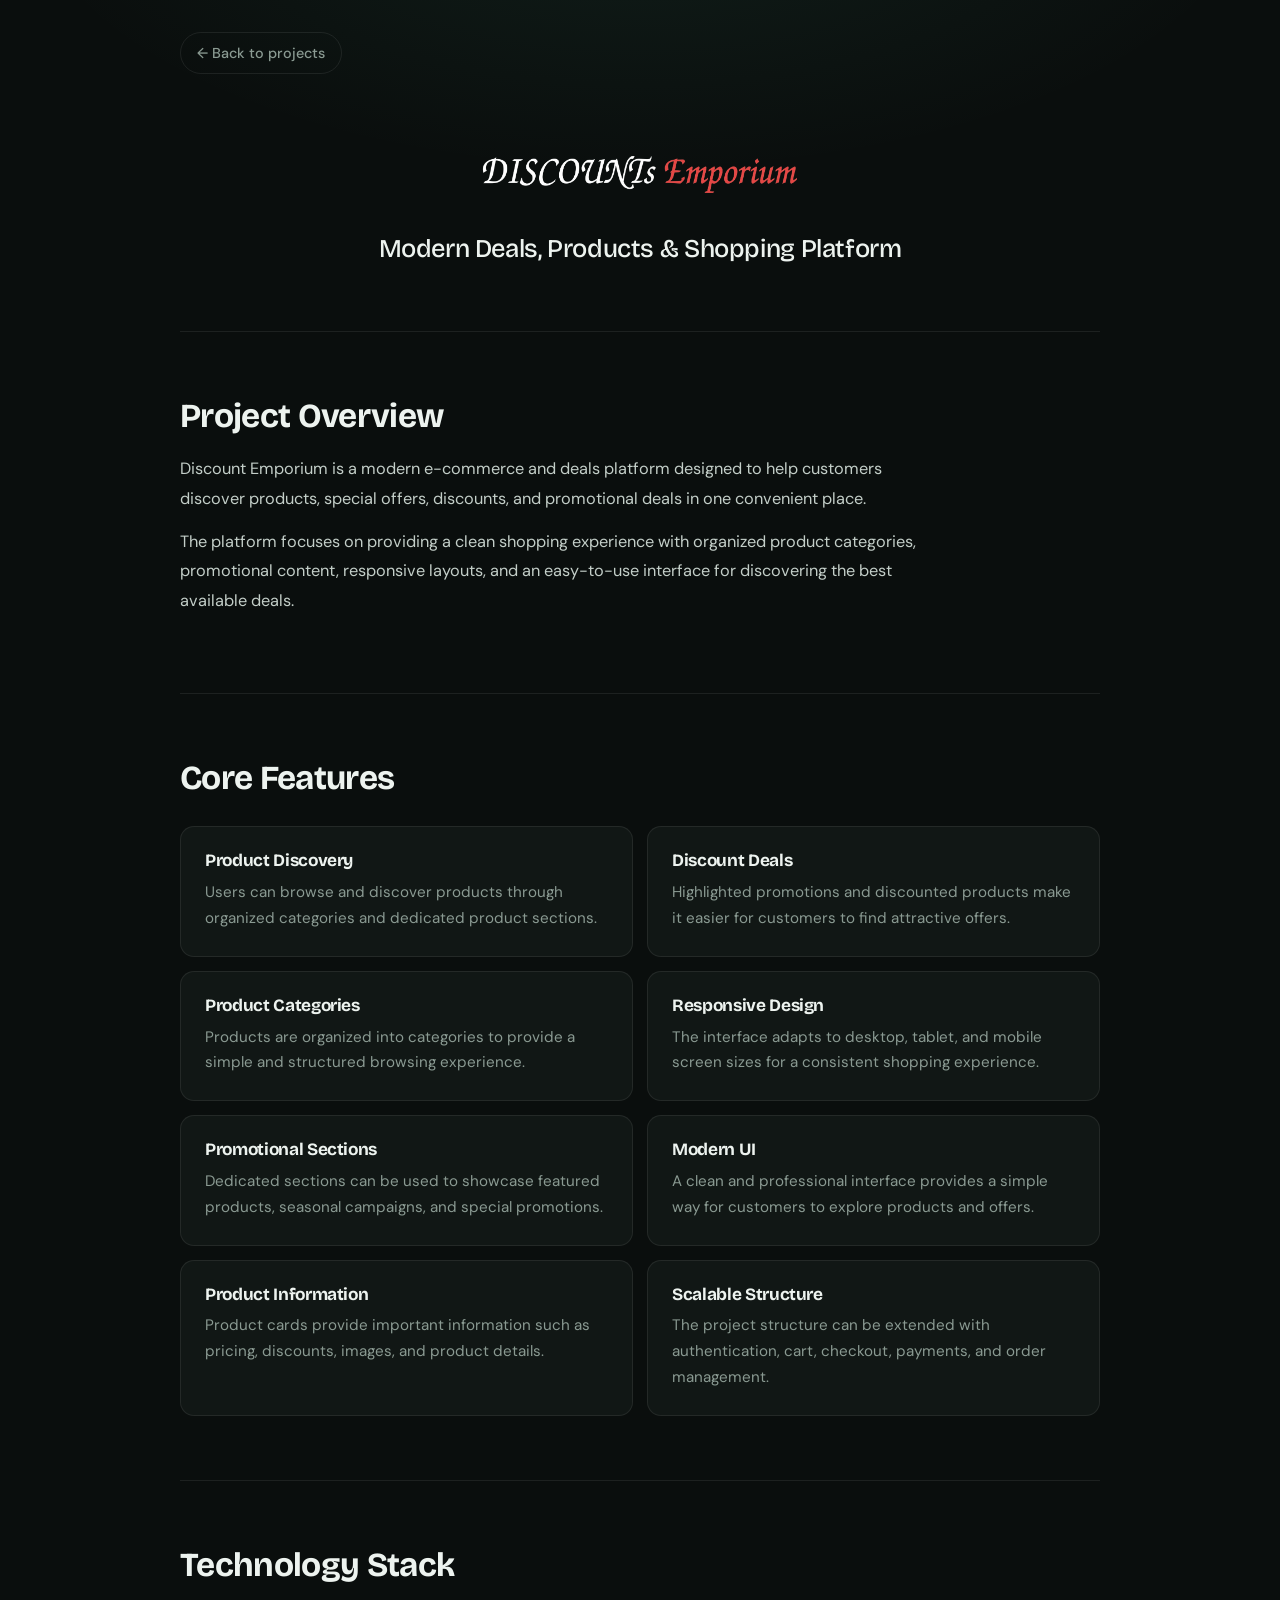
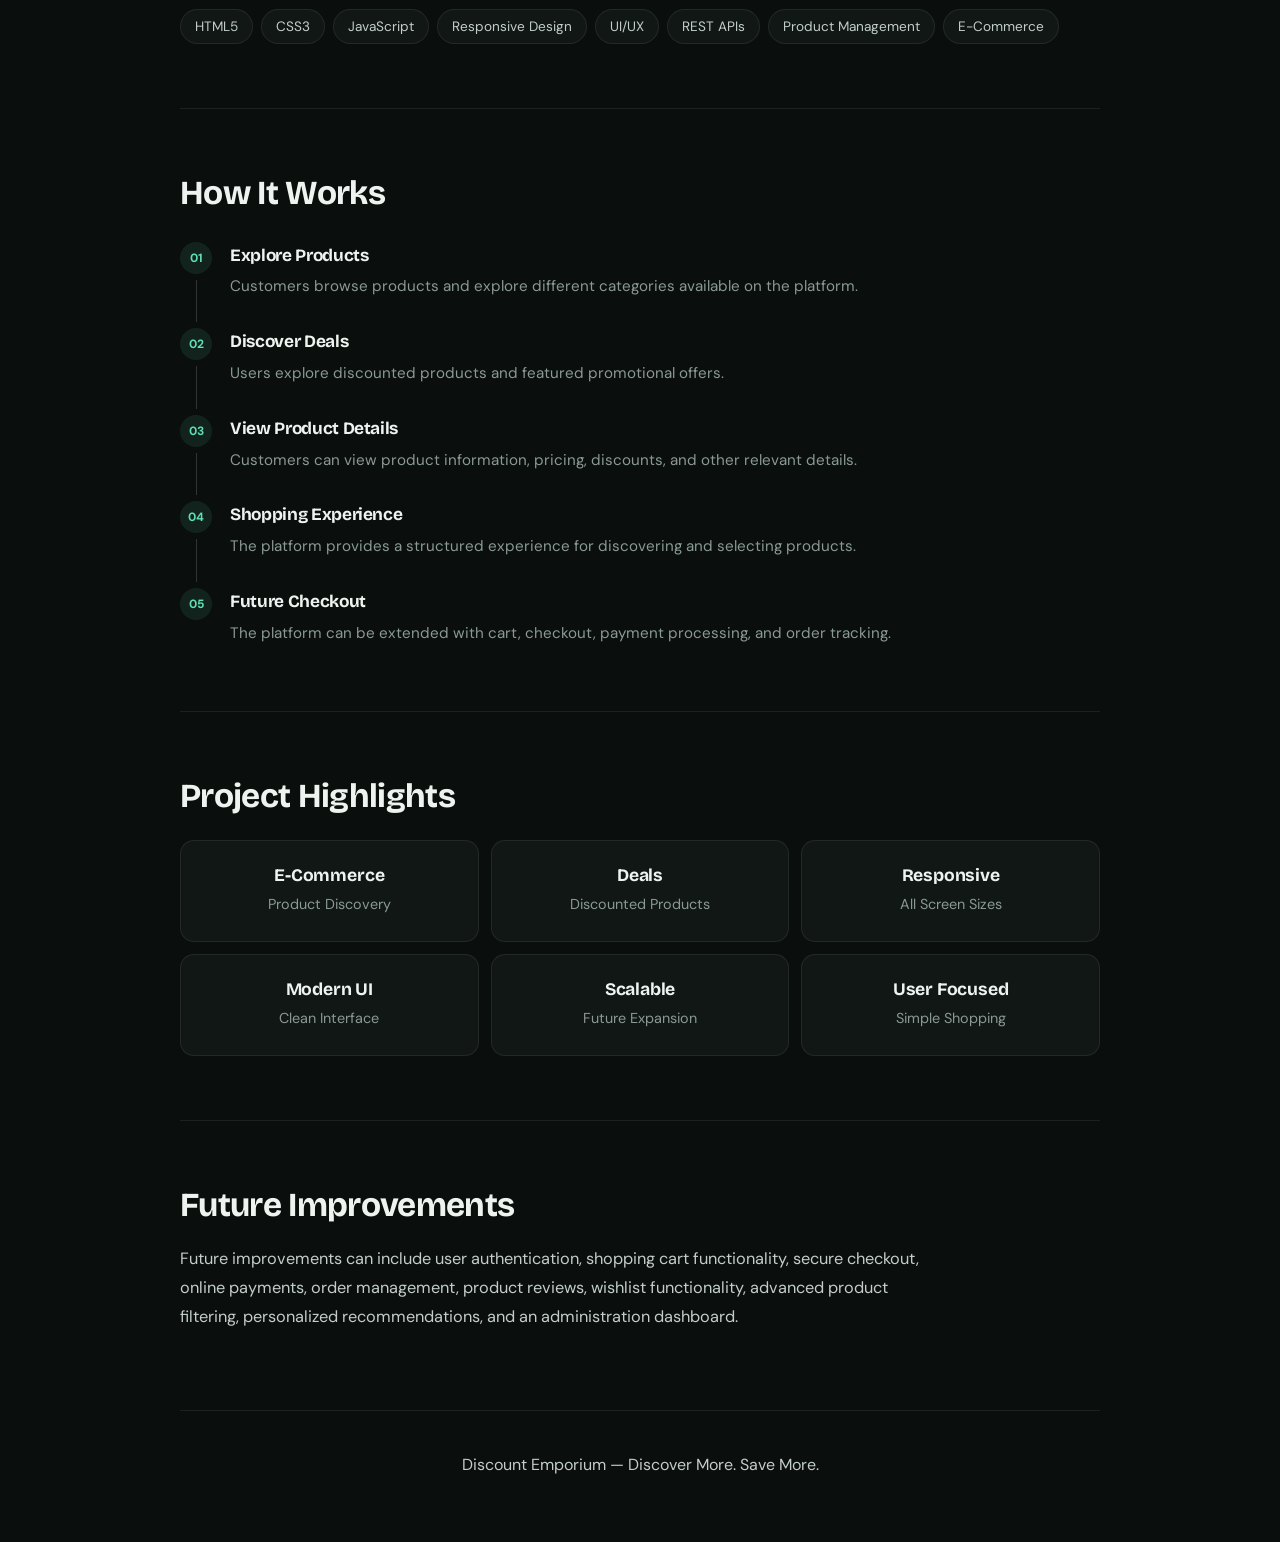
<file: discount.html>
<!DOCTYPE html>
<html lang="en">
<head>
  <meta charset="UTF-8">
  <meta name="viewport" content="width=device-width, initial-scale=1.0">

  <title>Discount Emporium — Project Details</title>
  <meta name="theme-color" content="#0a0e0d">
  <link rel="icon" href="/images/favicon.png" type="image/png">
  <link rel="preconnect" href="https://fonts.googleapis.com">
  <link rel="preconnect" href="https://fonts.gstatic.com" crossorigin>
  <link href="https://fonts.googleapis.com/css2?family=Bricolage+Grotesque:opsz,wght@12..96,500;12..96,700&family=DM+Sans:opsz,wght@9..40,400;9..40,500;9..40,600;9..40,700&display=swap" rel="stylesheet">
  <link rel="stylesheet" href="detail.css">
</head>

<body>

  <div class="container">

    <!-- Back -->
    <a href="index.html#projects" class="back-btn">← Back to projects</a>

    <main class="project-card">

      <!-- Header -->
      <header class="header">
     
         <h1 class="discount-logo">Discount Emporium</h1>

        <p>
          Modern Deals, Products & Shopping Platform
        </p>

      </header>


      <!-- Overview -->
      <section>

        <h2>Project Overview</h2>

        <p>
          Discount Emporium is a modern e-commerce and deals platform
          designed to help customers discover products, special offers,
          discounts, and promotional deals in one convenient place.
        </p>

        <p style="margin-top: 12px;">
          The platform focuses on providing a clean shopping experience
          with organized product categories, promotional content,
          responsive layouts, and an easy-to-use interface for discovering
          the best available deals.
        </p>

      </section>


      <!-- Features -->
      <section>

        <h2>Core Features</h2>

        <div class="features">

          <div class="feature">
            <h3>Product Discovery</h3>

            <p>
              Users can browse and discover products through organized
              categories and dedicated product sections.
            </p>
          </div>


          <div class="feature">
            <h3>Discount Deals</h3>

            <p>
              Highlighted promotions and discounted products make it easier
              for customers to find attractive offers.
            </p>
          </div>


          <div class="feature">
            <h3>Product Categories</h3>

            <p>
              Products are organized into categories to provide a simple
              and structured browsing experience.
            </p>
          </div>


          <div class="feature">
            <h3>Responsive Design</h3>

            <p>
              The interface adapts to desktop, tablet, and mobile screen
              sizes for a consistent shopping experience.
            </p>
          </div>


          <div class="feature">
            <h3>Promotional Sections</h3>

            <p>
              Dedicated sections can be used to showcase featured products,
              seasonal campaigns, and special promotions.
            </p>
          </div>


          <div class="feature">
            <h3>Modern UI</h3>

            <p>
              A clean and professional interface provides a simple way
              for customers to explore products and offers.
            </p>
          </div>


          <div class="feature">
            <h3>Product Information</h3>

            <p>
              Product cards provide important information such as pricing,
              discounts, images, and product details.
            </p>
          </div>


          <div class="feature">
            <h3>Scalable Structure</h3>

            <p>
              The project structure can be extended with authentication,
              cart, checkout, payments, and order management.
            </p>
          </div>

        </div>

      </section>


      <!-- Technology -->
      <section>

        <h2>Technology Stack</h2>

        <div class="tech-stack">

          <span class="tech">HTML5</span>
          <span class="tech">CSS3</span>
          <span class="tech">JavaScript</span>
          <span class="tech">Responsive Design</span>
          <span class="tech">UI/UX</span>
          <span class="tech">REST APIs</span>
          <span class="tech">Product Management</span>
          <span class="tech">E-Commerce</span>

        </div>

      </section>


      <!-- Workflow -->
      <section>

        <h2>How It Works</h2>

        <div class="workflow">

          <div class="workflow-item">

            <div class="number">
              01
            </div>

            <div>

              <h3>Explore Products</h3>

              <p>
                Customers browse products and explore different
                categories available on the platform.
              </p>

            </div>

          </div>


          <div class="workflow-item">

            <div class="number">
              02
            </div>

            <div>

              <h3>Discover Deals</h3>

              <p>
                Users explore discounted products and featured
                promotional offers.
              </p>

            </div>

          </div>


          <div class="workflow-item">

            <div class="number">
              03
            </div>

            <div>

              <h3>View Product Details</h3>

              <p>
                Customers can view product information, pricing,
                discounts, and other relevant details.
              </p>

            </div>

          </div>


          <div class="workflow-item">

            <div class="number">
              04
            </div>

            <div>

              <h3>Shopping Experience</h3>

              <p>
                The platform provides a structured experience for
                discovering and selecting products.
              </p>

            </div>

          </div>


          <div class="workflow-item">

            <div class="number">
              05
            </div>

            <div>

              <h3>Future Checkout</h3>

              <p>
                The platform can be extended with cart, checkout,
                payment processing, and order tracking.
              </p>

            </div>

          </div>

        </div>

      </section>


      <!-- Highlights -->
      <section>

        <h2>Project Highlights</h2>

        <div class="highlights">

          <div class="highlight">
            <strong>E-Commerce</strong>
            <span>Product Discovery</span>
          </div>

          <div class="highlight">
            <strong>Deals</strong>
            <span>Discounted Products</span>
          </div>

          <div class="highlight">
            <strong>Responsive</strong>
            <span>All Screen Sizes</span>
          </div>

          <div class="highlight">
            <strong>Modern UI</strong>
            <span>Clean Interface</span>
          </div>

          <div class="highlight">
            <strong>Scalable</strong>
            <span>Future Expansion</span>
          </div>

          <div class="highlight">
            <strong>User Focused</strong>
            <span>Simple Shopping</span>
          </div>

        </div>

      </section>


      <!-- Future -->
      <section>

        <h2>Future Improvements</h2>

        <p>
          Future improvements can include user authentication, shopping
          cart functionality, secure checkout, online payments, order
          management, product reviews, wishlist functionality, advanced
          product filtering, personalized recommendations, and an
          administration dashboard.
        </p>

      </section>


      <!-- Footer -->
      <footer class="footer">

        Discount Emporium — Discover More. Save More.

      </footer>

    </main>

  </div>

</body>
</html>
</file>
<file: detail.css>
/* Case-study pages (AutoGO, Aqua, Discount Emporium).
   Dark only: both project logos are white artwork. Colours match the home page's dark theme. */

:root {
  --bg: #0a0e0d;
  --surface: #111715;
  --surface-2: #161e1b;
  --ink: #edf3ef;
  --text: #c3cec8;
  --muted: #8a9a92;
  --line: rgba(255, 255, 255, .08);
  --line-strong: rgba(255, 255, 255, .16);
  --accent: #5fe0b5;
  --head: 'Bricolage Grotesque', Georgia, serif;
  --body: 'DM Sans', system-ui, -apple-system, 'Segoe UI', sans-serif;
  --ease: cubic-bezier(.22, 1, .36, 1);
  color-scheme: dark;
}

*, *::before, *::after {
  margin: 0;
  padding: 0;
  box-sizing: border-box;
}

html { scroll-behavior: smooth; -webkit-text-size-adjust: 100% }

body {
  min-height: 100vh;
  padding: 32px 24px 64px;
  background:
    radial-gradient(900px 420px at 50% -120px, rgba(95, 224, 181, .08), transparent 70%),
    var(--bg);
  color: var(--text);
  font: 400 1rem/1.7 var(--body);
  -webkit-font-smoothing: antialiased;
}

::selection { background: var(--accent); color: #04140e }

a { color: inherit }

:focus-visible {
  outline: 2px solid var(--accent);
  outline-offset: 3px;
  border-radius: 6px;
}

h2, h3 { font-family: var(--head); color: var(--ink); letter-spacing: -.02em; line-height: 1.2 }

/* ---------- layout ---------- */
.container {
  max-width: 920px;
  margin: 0 auto;
}

.back-btn {
  display: inline-flex;
  align-items: center;
  gap: 8px;
  margin-bottom: 40px;
  padding: 8px 16px;
  border: 1px solid var(--line);
  border-radius: 999px;
  color: var(--muted);
  font-size: .9rem;
  font-weight: 500;
  text-decoration: none;
  transition: color .2s, border-color .2s;
}

.back-btn:hover { color: var(--ink); border-color: var(--line-strong) }

/* the page body itself — no box around it, just content */
.project-card { position: relative }

/* ---------- header ---------- */
.header {
  text-align: center;
  padding: 24px 0 64px;
  border-bottom: 1px solid var(--line);
}

.header h1 {
  height: 72px;
  margin: 0 auto 22px;
  background-position: center;
  background-repeat: no-repeat;
  background-size: contain;
  font-size: 0;
  color: transparent;
}

.automarket-logo {
  width: 300px;
  max-width: 100%;
  background-image: url("/images/autogo-logo-v2-dark.png");
}

.discount-logo {
  width: 320px;
  max-width: 100%;
  background-image: url("/images/discounts-emporium-transparent.png");
}

/* for projects without a logo image */
.header h1.text-logo {
  height: auto;
  margin-bottom: 14px;
  color: var(--ink);
  font: 800 clamp(2.6rem, 7vw, 4rem)/1 var(--head);
  letter-spacing: -.04em;
}

.text-logo em { font-style: normal; color: var(--accent) }

.header p {
  max-width: 34ch;
  margin: 0 auto;
  color: var(--ink);
  font: 500 clamp(1.25rem, 3vw, 1.6rem)/1.35 var(--head);
  letter-spacing: -.015em;
}

.header-tags {
  display: flex;
  justify-content: center;
  flex-wrap: wrap;
  gap: 8px;
  margin-top: 24px;
}

.header-tags span,
.tech {
  padding: 5px 14px;
  border: 1px solid var(--line);
  border-radius: 999px;
  background: var(--surface);
  color: var(--muted);
  font-size: .85rem;
}

.header-actions {
  display: flex;
  justify-content: center;
  flex-wrap: wrap;
  gap: 10px;
  margin-top: 32px;
}

.btn {
  display: inline-flex;
  align-items: center;
  gap: 8px;
  padding: 11px 22px;
  border: 1px solid var(--line-strong);
  border-radius: 999px;
  color: var(--ink);
  font-weight: 600;
  font-size: .95rem;
  text-decoration: none;
  transition: background .2s, color .2s, border-color .2s;
}

.btn:hover { border-color: var(--ink) }
.btn.primary { background: var(--ink); border-color: var(--ink); color: var(--bg) }
.btn.primary:hover { background: var(--accent); border-color: var(--accent) }

/* ---------- sections ---------- */
section {
  padding: 64px 0;
  border-bottom: 1px solid var(--line);
}

section:last-of-type { border-bottom: 0 }

.section-label {
  margin-bottom: 10px;
  color: var(--accent);
  font-size: .78rem;
  font-weight: 500;
  letter-spacing: .08em;
  text-transform: uppercase;
}

section h2 {
  margin-bottom: 18px;
  font-size: clamp(1.6rem, 3.6vw, 2.1rem);
  font-weight: 700;
}

section > p {
  max-width: 68ch;
  margin-bottom: 14px;
  color: var(--text);
  font-size: 1.02rem;
  line-height: 1.8;
}

/* ---------- shared card look ---------- */
.problem-card,
.business-step,
.feature,
.comparison-card,
.security-grid div,
.experience-grid div,
.highlight {
  background: var(--surface);
  border: 1px solid var(--line);
  border-radius: 14px;
  transition: border-color .25s var(--ease);
}

.problem-card:hover,
.business-step:hover,
.feature:hover { border-color: var(--line-strong) }

.problem-card h3,
.business-step h3,
.feature h3,
.solution-item h3,
.workflow-item h3 {
  margin-bottom: 8px;
  font-size: 1.08rem;
  font-weight: 700;
}

.problem-card p,
.business-step p,
.feature p,
.solution-item p,
.workflow-item p {
  color: var(--muted);
  font-size: .95rem;
  line-height: 1.7;
}

/* small numbered marker used across sections */
.problem-number,
.business-number,
.solution-icon,
.number {
  flex-shrink: 0;
  display: inline-flex;
  align-items: center;
  justify-content: center;
  width: 32px;
  height: 32px;
  margin-bottom: 14px;
  border-radius: 50%;
  background: rgba(95, 224, 181, .1);
  color: var(--accent);
  font-size: .75rem;
  font-weight: 700;
}

.solution-icon,
.number { margin-bottom: 0 }

/* ---------- grids ---------- */
.problem-grid,
.business-flow,
.features {
  display: grid;
  grid-template-columns: repeat(2, 1fr);
  gap: 14px;
  margin-top: 28px;
}

.problem-card,
.business-step,
.feature { padding: 24px }

/* ---------- solution list ---------- */
.solution-list { margin-top: 16px }

.solution-item {
  display: flex;
  gap: 18px;
  padding: 22px 0;
  border-bottom: 1px solid var(--line);
}

.solution-item:last-child { border-bottom: 0 }

/* ---------- comparison ---------- */
.comparison {
  display: grid;
  grid-template-columns: 1fr 40px 1fr;
  align-items: stretch;
  gap: 14px;
  margin-top: 28px;
}

.comparison-card { padding: 28px }

.highlight-card {
  border-color: rgba(95, 224, 181, .35);
  background: linear-gradient(180deg, rgba(95, 224, 181, .06), transparent 60%), var(--surface);
}

.comparison-card h3 {
  margin-bottom: 18px;
  font-size: 1.1rem;
}

.comparison-card ul { list-style: none }

.comparison-card li {
  position: relative;
  padding-left: 22px;
  margin-bottom: 10px;
  color: var(--muted);
  font-size: .95rem;
  line-height: 1.5;
}

.comparison-card li::before {
  content: "";
  position: absolute;
  left: 2px;
  top: .6em;
  width: 8px;
  height: 1px;
  background: var(--muted);
}

.highlight-card li { color: var(--text) }

.highlight-card li::before {
  top: .35em;
  width: 9px;
  height: 5px;
  background: none;
  border-left: 1.5px solid var(--accent);
  border-bottom: 1.5px solid var(--accent);
  transform: rotate(-45deg);
}

.comparison-divider {
  display: flex;
  align-items: center;
  justify-content: center;
  color: var(--muted);
  font-size: 1.2rem;
}

/* ---------- tick list ---------- */
.checklist {
  display: grid;
  grid-template-columns: repeat(2, 1fr);
  gap: 12px 28px;
  margin-top: 24px;
  list-style: none;
}

.checklist li {
  position: relative;
  padding-left: 26px;
  color: var(--text);
  font-size: .98rem;
  line-height: 1.6;
}

.checklist li::before {
  content: "";
  position: absolute;
  left: 3px;
  top: .45em;
  width: 9px;
  height: 5px;
  border-left: 1.5px solid var(--accent);
  border-bottom: 1.5px solid var(--accent);
  transform: rotate(-45deg);
}

/* ---------- small info grids ---------- */
.security-grid,
.experience-grid {
  display: grid;
  grid-template-columns: repeat(2, 1fr);
  gap: 12px;
  margin-top: 24px;
}

.security-grid div,
.experience-grid div {
  display: flex;
  flex-direction: column;
  gap: 4px;
  padding: 18px 20px;
}

.security-grid strong,
.experience-grid strong {
  color: var(--ink);
  font-size: .98rem;
  font-weight: 600;
}

.security-grid span,
.experience-grid span {
  color: var(--muted);
  font-size: .9rem;
  line-height: 1.5;
}

/* ---------- workflow ---------- */
.workflow { margin-top: 28px }

.workflow-item {
  position: relative;
  display: flex;
  gap: 18px;
  padding-bottom: 28px;
}

.workflow-item:last-child { padding-bottom: 0 }

/* thin line joining the numbers */
.workflow-item:not(:last-child)::before {
  content: "";
  position: absolute;
  left: 16px;
  top: 38px;
  bottom: 6px;
  width: 1px;
  background: var(--line-strong);
}

.workflow-item h3 { padding-top: 4px }

/* ---------- tech + highlights ---------- */
.tech-stack {
  display: flex;
  flex-wrap: wrap;
  gap: 8px;
  margin-top: 24px;
}

.tech { color: var(--text) }

.highlights {
  display: grid;
  grid-template-columns: repeat(3, 1fr);
  gap: 12px;
  margin-top: 24px;
}

.highlight {
  padding: 24px 18px;
  text-align: center;
}

.highlight strong {
  display: block;
  margin-bottom: 4px;
  color: var(--ink);
  font: 700 1.1rem var(--head);
  letter-spacing: -.01em;
}

.highlight span {
  color: var(--muted);
  font-size: .9rem;
}

/* ---------- footer ---------- */
.footer {
  display: flex;
  flex-direction: column;
  align-items: center;
  gap: 4px;
  padding-top: 40px;
  border-top: 1px solid var(--line);
  text-align: center;
}

.footer strong {
  color: var(--ink);
  font: 700 1.1rem var(--head);
}

.footer span {
  color: var(--muted);
  font-size: .9rem;
}

/* ---------- mobile ---------- */
@media (max-width: 700px) {
  body { padding: 20px 16px 48px }

  .back-btn { margin-bottom: 24px }

  .header { padding: 12px 0 48px }

  .header h1 { height: 54px }

  section { padding: 48px 0 }

  .problem-grid,
  .business-flow,
  .features,
  .security-grid,
  .experience-grid,
  .checklist,
  .comparison { grid-template-columns: 1fr }

  .comparison-divider { display: none }

  .highlights { grid-template-columns: 1fr 1fr }

  .problem-card,
  .business-step,
  .feature,
  .comparison-card { padding: 20px }

  .solution-item { gap: 14px }
}

@media (max-width: 380px) {
  .highlights { grid-template-columns: 1fr }
}

@media (prefers-reduced-motion: reduce) {
  * { transition: none !important; scroll-behavior: auto !important }
}
</file>
